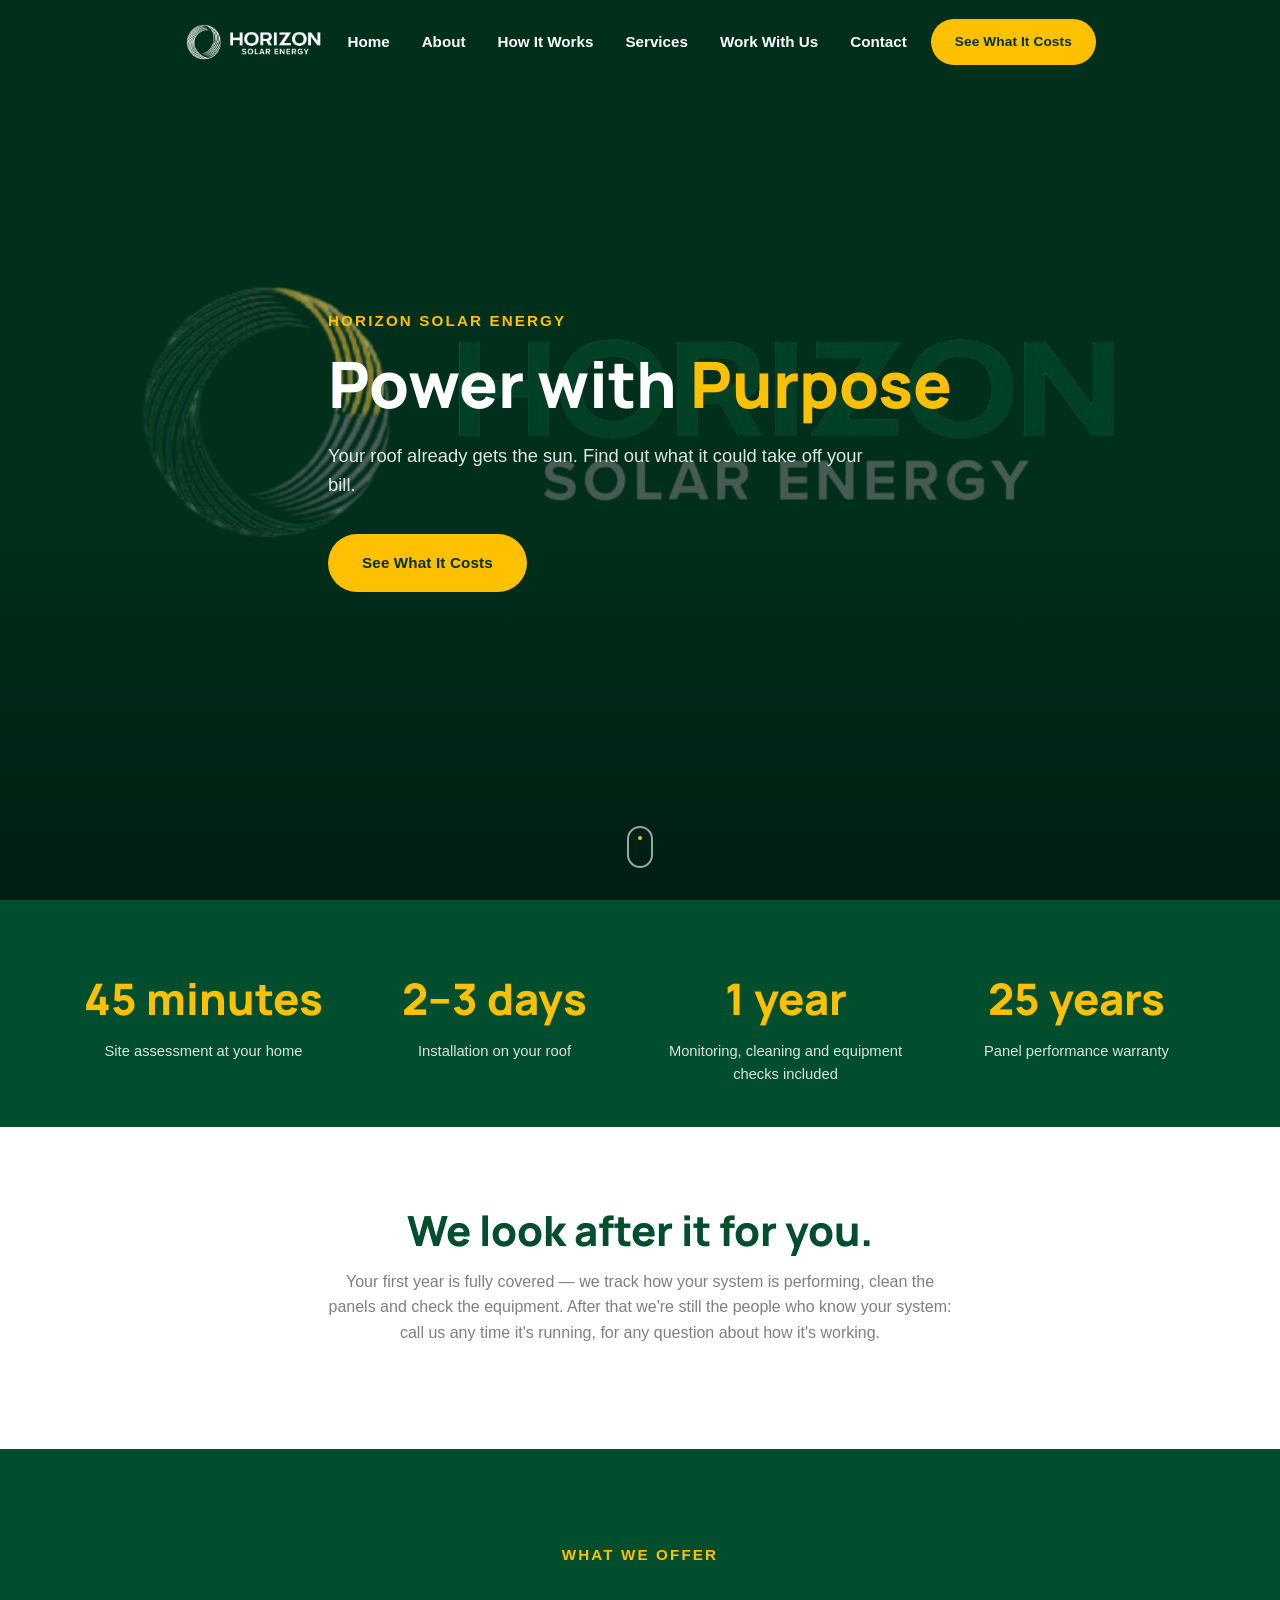
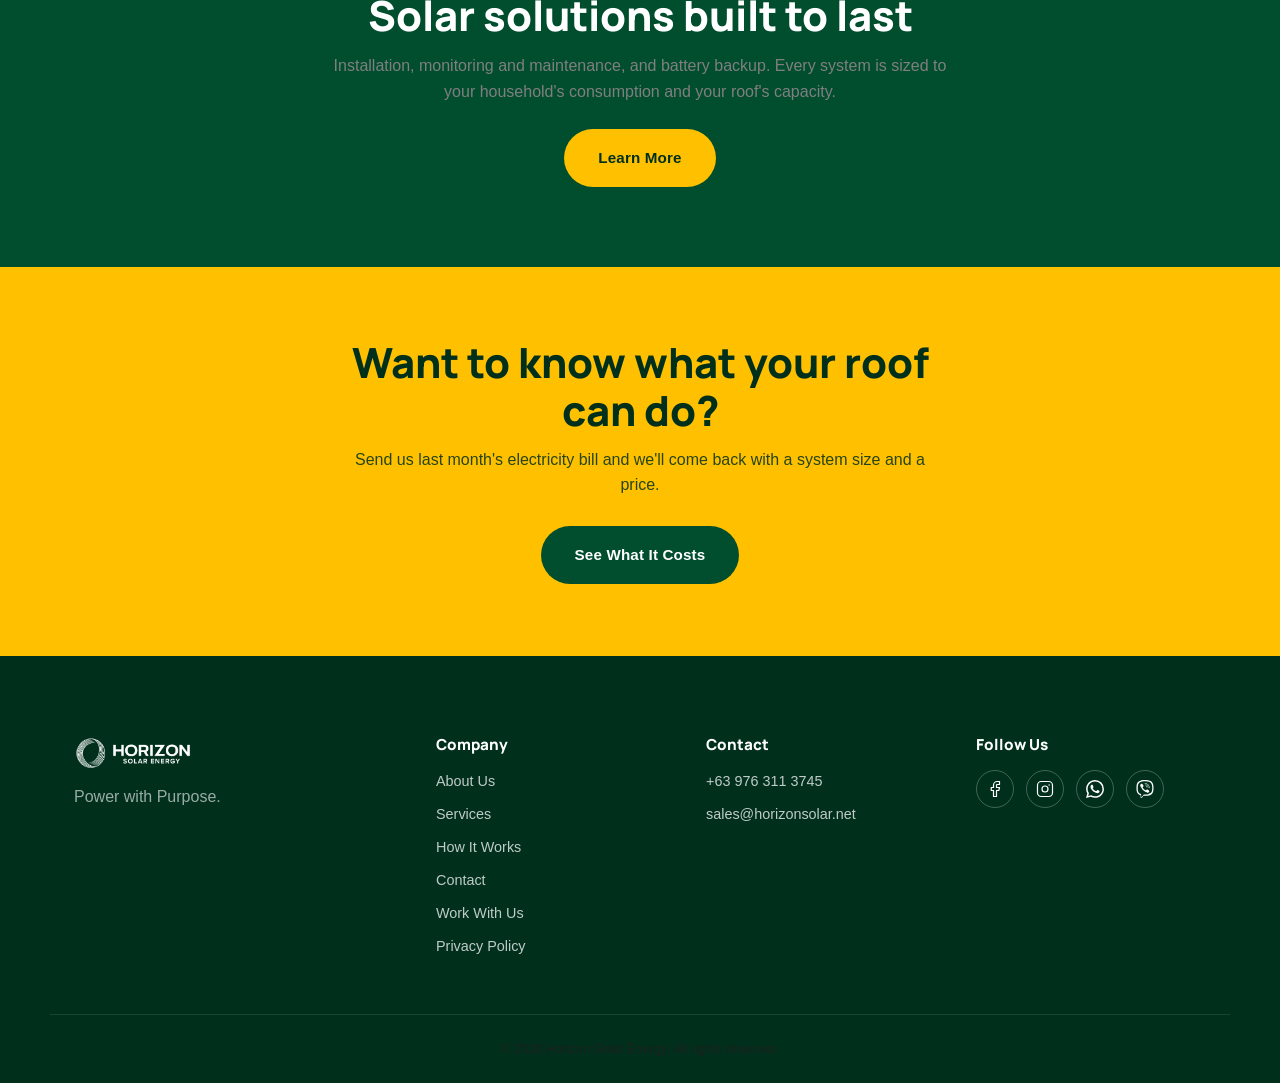
<file: index.html>
<!doctype html>
<html lang="en">
<head>
<meta charset="UTF-8">
<meta name="viewport" content="width=device-width, initial-scale=1.0">
<title>Horizon Solar Energy — Solar Panel Installation in the Philippines</title>
<meta name="description" content="Trusted residential solar panel installation for Filipino homes. Get a free, instant solar savings estimate and start lowering your electric bill today.">
<link rel="canonical" href="https://horizonsolar.net/">
<meta property="og:type" content="website">
<meta property="og:site_name" content="Horizon Solar Energy">
<meta property="og:title" content="Horizon Solar Energy — Solar Panel Installation in the Philippines">
<meta property="og:description" content="Trusted residential solar panel installation for Filipino homes. Get a free, instant solar savings estimate and start lowering your electric bill today.">
<meta property="og:url" content="https://horizonsolar.net/">
<meta property="og:image" content="https://horizonsolar.net/assets/images/horizon-logo.png">
<meta name="twitter:card" content="summary">
<meta name="twitter:title" content="Horizon Solar Energy — Solar Panel Installation in the Philippines">
<meta name="twitter:description" content="Trusted residential solar panel installation for Filipino homes. Get a free, instant solar savings estimate and start lowering your electric bill today.">
<meta name="twitter:image" content="https://horizonsolar.net/assets/images/horizon-logo.png">
<link rel="icon" href="assets/images/horizon-favicon.png">
<link rel="preconnect" href="https://fonts.googleapis.com">
<link rel="preconnect" href="https://fonts.gstatic.com" crossorigin>
<link href="https://fonts.googleapis.com/css2?family=Manrope:wght@300;400;500;700;800&display=swap" rel="stylesheet">
<link href="https://api.fontshare.com/v2/css?f[]=switzer@300,400,500,700,900&display=swap" rel="stylesheet">
<link rel="stylesheet" href="assets/css/styles.css">
<script type="application/ld+json">
{
  "@context": "https://schema.org",
  "@type": "LocalBusiness",
  "name": "Horizon Solar Energy",
  "url": "https://horizonsolar.net/",
  "logo": "https://horizonsolar.net/assets/images/horizon-logo-cropped.png",
  "image": "https://horizonsolar.net/assets/images/horizon-logo.png",
  "telephone": "+63-976-311-3745",
  "email": "sales@horizonsolar.net",
  "description": "Horizon Solar Energy provides trusted, reliable residential solar solutions for Filipino families and communities.",
  "areaServed": {
    "@type": "Country",
    "name": "Philippines"
  },
  "address": {
    "@type": "PostalAddress",
    "addressCountry": "PH"
  },
  "sameAs": [
    "https://www.facebook.com/profile.php?id=61590181635503",
    "https://www.instagram.com/horizonsolare/"
  ]
}
</script>
</head>
<body>

<div class="progress-bar" id="scrollProgress"></div>

<header class="site-header" id="siteHeader">
  <div class="container header-inner">
    <a href="index.html" class="brand">
      <img src="assets/images/horizon-logo-cropped.png" alt="Horizon Solar Energy" class="brand-logo">
    </a>

    <nav class="main-nav" id="mainNav">
      <ul>
        <li><a href="index.html" aria-current="page">Home</a></li>
        <li><a href="about.html">About</a></li>
        <li><a href="faq.html">How It Works</a></li>
        <li><a href="services.html">Services</a></li>
        <li><a href="work-with-us.html">Work With Us</a></li>
        <li><a href="contact.html">Contact</a></li>
      </ul>
    </nav>

    <div class="header-actions">
      <a href="quote.html" class="btn btn-gold btn-sm">See What It Costs</a>
      <button class="nav-toggle" id="navToggle" aria-label="Toggle menu" aria-expanded="false">
        <span></span><span></span><span></span>
      </button>
    </div>
  </div>
</header>

<main>

  <!-- HERO -->
  <section class="hero" id="home">
    <video class="hero-video" autoplay muted loop playsinline poster="assets/images/horizon-logo.png">
      <source src="assets/video/horizon-video.mp4" type="video/mp4">
    </video>
    <div class="hero-overlay"></div>
    <div class="container hero-content">
      <p class="eyebrow reveal">Horizon Solar Energy</p>
      <h1 class="reveal">Power with <span class="text-gold">Purpose</span></h1>
      <p class="hero-sub reveal">Your roof already gets the sun. Find out what it could take off your bill.</p>
      <div class="hero-actions reveal">
        <a href="quote.html" class="btn btn-gold">See What It Costs</a>
      </div>
    </div>
    <a href="#stats" class="scroll-indicator" aria-label="Scroll down">
      <span></span>
    </a>
  </section>

  <!-- STATS -->
  <section class="stats" id="stats">
    <div class="container stats-grid">
      <div class="stat reveal">
        <span class="stat-static">45 minutes</span>
        <span class="stat-label">Site assessment at your home</span>
      </div>
      <div class="stat reveal">
        <span class="stat-static">2–3 days</span>
        <span class="stat-label">Installation on your roof</span>
      </div>
      <div class="stat reveal">
        <span class="stat-static">1 year</span>
        <span class="stat-label">Monitoring, cleaning and equipment checks included</span>
      </div>
      <div class="stat reveal">
        <span class="stat-static">25 years</span>
        <span class="stat-label">Panel performance warranty</span>
      </div>
    </div>
  </section>

  <!-- FIRST-YEAR SERVICE -->
  <section class="teaser">
    <div class="container teaser-inner reveal">
      <div class="teaser-copy">
        <h2>We look after it for you.</h2>
        <p>Your first year is fully covered — we track how your system is performing, clean the panels and check the equipment. After that we're still the people who know your system: call us any time it's running, for any question about how it's working.</p>
      </div>
    </div>
  </section>

  <!-- SERVICES TEASER -->
  <section class="teaser teaser-dark">
    <div class="container teaser-inner reveal">
      <div class="teaser-copy">
        <p class="eyebrow">What We Offer</p>
        <h2>Solar solutions built to last</h2>
        <p>Installation, monitoring and maintenance, and battery backup. Every system is sized to your household's consumption and your roof's capacity.</p>
        <a href="services.html" class="btn btn-gold">Learn More</a>
      </div>
    </div>
  </section>

  <!-- CREDENTIALS & REVIEWS — reserved position; content pending, see PROGRESS.md -->

  <!-- CTA BANNER -->
  <section class="cta-banner">
    <div class="container cta-banner-inner reveal">
      <h2>Want to know what your roof can do?</h2>
      <p>Send us last month's electricity bill and we'll come back with a system size and a price.</p>
      <a href="quote.html" class="btn btn-gold">See What It Costs</a>
    </div>
  </section>

</main>

<!-- FOOTER -->
<footer class="site-footer">
  <div class="container footer-grid">
    <div class="footer-brand">
      <img src="assets/images/horizon-logo-cropped.png" alt="Horizon Solar Energy" class="footer-logo">
      <p>Power with Purpose.</p>
    </div>
    <div class="footer-col">
      <h4>Company</h4>
      <ul>
        <li><a href="about.html">About Us</a></li>
        <li><a href="services.html">Services</a></li>
        <li><a href="faq.html">How It Works</a></li>
        <li><a href="contact.html">Contact</a></li>
        <li><a href="work-with-us.html">Work With Us</a></li>
        <li><a href="privacy.html">Privacy Policy</a></li>
      </ul>
    </div>
    <div class="footer-col">
      <h4>Contact</h4>
      <ul class="footer-contact">
        <li>+63 976 311 3745</li>
        <li>sales@horizonsolar.net</li>
        <!-- <li>Metro Manila, Philippines</li> -->
      </ul>
    </div>
    <div class="footer-col">
      <h4>Follow Us</h4>
      <div class="social-links">
        <a href="https://www.facebook.com/profile.php?id=61590181635503" aria-label="Facebook"><svg viewBox="0 0 24 24" fill="none" stroke="currentColor" stroke-width="1.6" stroke-linecap="round" stroke-linejoin="round" aria-hidden="true"><path d="M18 2h-3a5 5 0 0 0-5 5v3H7v4h3v8h4v-8h3l1-4h-4V7a1 1 0 0 1 1-1h3z"/></svg></a>
        <a href="https://www.instagram.com/horizonsolare/" aria-label="Instagram"><svg viewBox="0 0 24 24" fill="none" stroke="currentColor" stroke-width="1.6" stroke-linecap="round" stroke-linejoin="round" aria-hidden="true"><rect x="2" y="2" width="20" height="20" rx="5"/><circle cx="12" cy="12" r="4"/><circle cx="17.5" cy="6.5" r="1" fill="currentColor" stroke="none"/></svg></a>
        <a href="https://wa.me/639763113745" aria-label="WhatsApp"><svg viewBox="0 0 24 24" fill="currentColor" aria-hidden="true"><path d="M17.472 14.382c-.297-.149-1.758-.867-2.03-.967-.273-.099-.471-.148-.67.15-.197.297-.767.966-.94 1.164-.173.199-.347.223-.644.075-.297-.15-1.255-.463-2.39-1.475-.883-.788-1.48-1.761-1.653-2.059-.173-.297-.018-.458.13-.606.134-.133.298-.347.446-.52.149-.174.198-.298.298-.497.099-.198.05-.371-.025-.52-.075-.149-.669-1.612-.916-2.207-.242-.579-.487-.5-.669-.51-.173-.008-.371-.01-.57-.01-.198 0-.52.074-.792.372-.272.297-1.04 1.016-1.04 2.479 0 1.462 1.065 2.875 1.213 3.074.149.198 2.096 3.2 5.077 4.487.709.306 1.262.489 1.694.625.712.227 1.36.195 1.871.118.571-.085 1.758-.719 2.006-1.413.248-.694.248-1.289.173-1.413-.074-.124-.272-.198-.57-.347m-5.421 7.403h-.004a9.87 9.87 0 01-5.031-1.378l-.361-.214-3.741.982.998-3.648-.235-.374a9.86 9.86 0 01-1.51-5.26c.001-5.45 4.436-9.884 9.888-9.884 2.64 0 5.122 1.03 6.988 2.898a9.825 9.825 0 012.893 6.994c-.003 5.45-4.437 9.884-9.885 9.884m8.413-18.297A11.815 11.815 0 0012.05 0C5.495 0 .16 5.335.157 11.892c0 2.096.547 4.142 1.588 5.945L.057 24l6.305-1.654a11.882 11.882 0 005.683 1.448h.005c6.554 0 11.89-5.335 11.893-11.893a11.821 11.821 0 00-3.48-8.413Z"/></svg></a>
        <a href="viber://chat?number=%2B639763113745" aria-label="Viber"><svg viewBox="0 0 24 24" fill="currentColor" aria-hidden="true"><path d="M11.4 0C9.473.028 5.333.344 3.02 2.467 1.302 4.187.696 6.7.633 9.817.57 12.933.488 18.776 6.12 20.36h.003l-.004 2.416s-.037.977.61 1.177c.777.242 1.234-.5 1.98-1.302.407-.44.972-1.084 1.397-1.58 3.85.326 6.812-.416 7.15-.525.776-.252 5.176-.816 5.892-6.657.74-6.02-.36-9.83-2.34-11.546-.596-.55-3.006-2.3-8.375-2.323 0 0-.395-.025-1.037-.017zm.058 1.693c.545-.004.88.017.88.017 4.542.02 6.717 1.388 7.222 1.846 1.675 1.435 2.53 4.868 1.906 9.897v.002c-.604 4.878-4.174 5.184-4.832 5.395-.28.09-2.882.737-6.153.524 0 0-2.436 2.94-3.197 3.704-.12.12-.26.167-.352.144-.13-.033-.166-.188-.165-.414l.02-4.018c-4.762-1.32-4.485-6.292-4.43-8.895.054-2.604.543-4.738 1.996-6.173 1.96-1.773 5.474-2.018 7.11-2.03zm.38 2.602c-.167 0-.303.135-.304.302 0 .167.133.303.3.305 1.624.01 2.946.537 4.028 1.592 1.073 1.046 1.62 2.468 1.633 4.334.002.167.14.3.307.3.166-.002.3-.138.3-.304-.014-1.984-.618-3.596-1.816-4.764-1.19-1.16-2.692-1.753-4.447-1.765zm-3.96.695c-.19-.032-.4.005-.616.117l-.01.002c-.43.247-.816.562-1.146.932-.002.004-.006.004-.008.008-.267.323-.42.638-.46.948-.008.046-.01.093-.007.14 0 .136.022.27.065.4l.013.01c.135.48.473 1.276 1.205 2.604.42.768.903 1.5 1.446 2.186.27.344.56.673.87.984l.132.132c.31.308.64.6.984.87.686.543 1.418 1.027 2.186 1.447 1.328.733 2.126 1.07 2.604 1.206l.01.014c.13.042.265.064.402.063.046.002.092 0 .138-.008.31-.036.627-.19.948-.46.004 0 .003-.002.008-.005.37-.33.683-.72.93-1.148l.003-.01c.225-.432.15-.842-.18-1.12-.004 0-.698-.58-1.037-.83-.36-.255-.73-.492-1.113-.71-.51-.285-1.032-.106-1.248.174l-.447.564c-.23.283-.657.246-.657.246-3.12-.796-3.955-3.955-3.955-3.955s-.037-.426.248-.656l.563-.448c.277-.215.456-.737.17-1.248-.217-.383-.454-.756-.71-1.115-.25-.34-.826-1.033-.83-1.035-.137-.165-.31-.265-.502-.297zm4.49.88c-.158.002-.29.124-.3.282-.01.167.115.312.282.324 1.16.085 2.017.466 2.645 1.15.63.688.93 1.524.906 2.57-.002.168.13.306.3.31.166.003.305-.13.31-.297.025-1.175-.334-2.193-1.067-2.994-.74-.81-1.777-1.253-3.05-1.346h-.024zm.463 1.63c-.16.002-.29.127-.3.287-.008.167.12.31.288.32.523.028.875.175 1.113.422.24.245.388.62.416 1.164.01.167.15.295.318.287.167-.008.295-.15.287-.317-.03-.644-.215-1.178-.58-1.557-.367-.378-.893-.574-1.52-.607h-.018z"/></svg></a>
        <!-- <a href="#" aria-label="LinkedIn"><svg viewBox="0 0 24 24" fill="none" stroke="currentColor" stroke-width="1.6" stroke-linecap="round" stroke-linejoin="round" aria-hidden="true"><path d="M16 8a6 6 0 0 1 6 6v7h-4v-7a2 2 0 0 0-2-2 2 2 0 0 0-2 2v7h-4v-7a6 6 0 0 1 6-6z"/><rect x="2" y="9" width="4" height="12"/><circle cx="4" cy="4" r="2"/></svg></a> -->
      </div>
    </div>
  </div>
  <div class="container footer-bottom">
    <p>&copy; 2026 Horizon Solar Energy. All rights reserved.</p>
  </div>
</footer>

<script src="assets/js/main.js"></script>
<script src="https://identity.netlify.com/v1/netlify-identity-widget.js"></script>
<script>
  if (window.netlifyIdentity) {
    window.netlifyIdentity.on("init", (user) => {
      if (!user) {
        window.netlifyIdentity.on("login", () => {
          document.location.href = "/admin/";
        });
      }
    });
  }
</script>
</body>
</html>
</file>
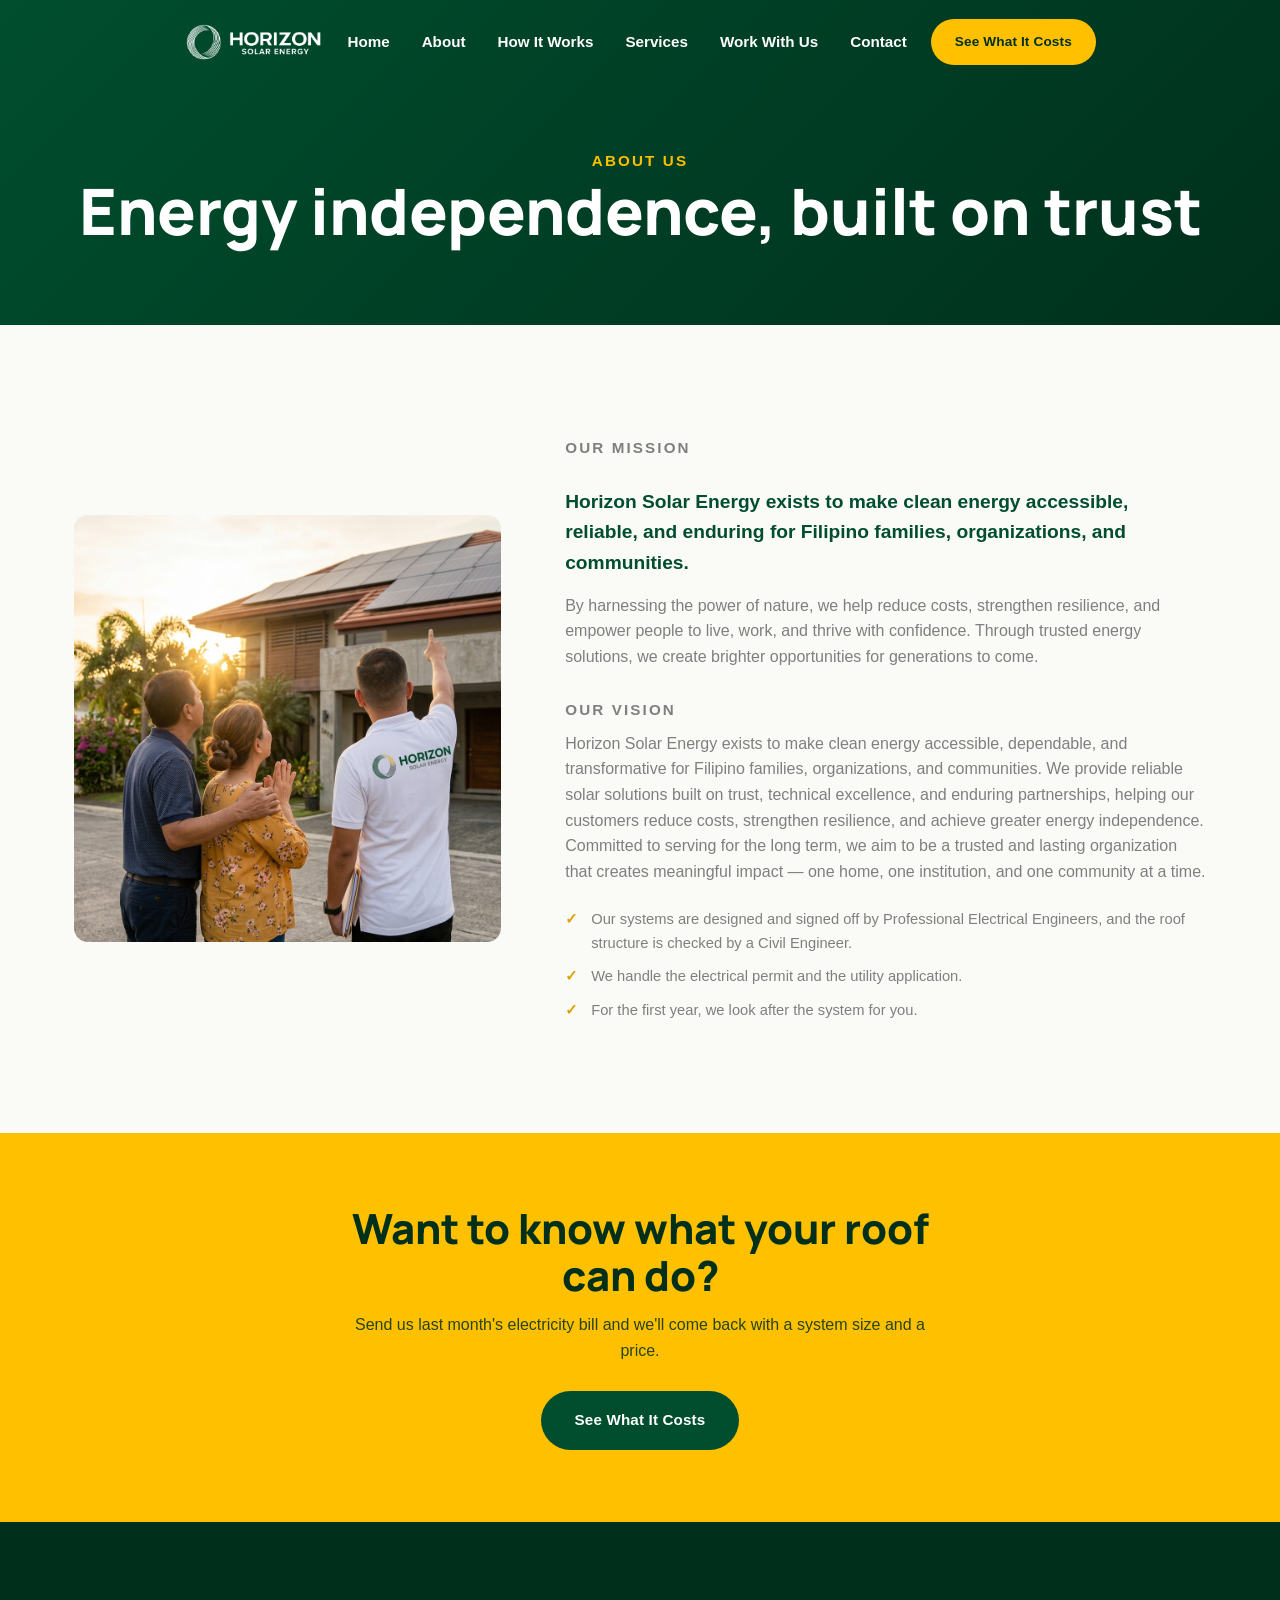
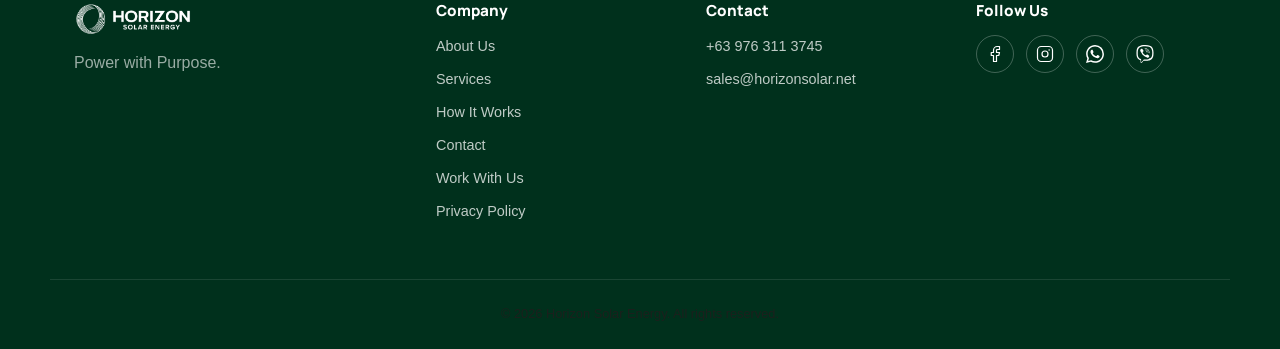
<file: about.html>
<!doctype html>
<html lang="en">
<head>
<meta charset="UTF-8">
<meta name="viewport" content="width=device-width, initial-scale=1.0">
<title>About Us — Horizon Solar Energy | Solar Company in the Philippines</title>
<meta name="description" content="Horizon Solar Energy's mission is to make clean, reliable solar energy accessible and enduring for Filipino families, organizations, and communities.">
<link rel="canonical" href="https://horizonsolar.net/about.html">
<meta property="og:type" content="website">
<meta property="og:site_name" content="Horizon Solar Energy">
<meta property="og:title" content="About Us — Horizon Solar Energy">
<meta property="og:description" content="Horizon Solar Energy's mission is to make clean, reliable solar energy accessible and enduring for Filipino families, organizations, and communities.">
<meta property="og:url" content="https://horizonsolar.net/about.html">
<meta property="og:image" content="https://horizonsolar.net/assets/images/horizon-logo.png">
<meta name="twitter:card" content="summary">
<meta name="twitter:title" content="About Us — Horizon Solar Energy">
<meta name="twitter:description" content="Horizon Solar Energy's mission is to make clean, reliable solar energy accessible and enduring for Filipino families, organizations, and communities.">
<meta name="twitter:image" content="https://horizonsolar.net/assets/images/horizon-logo.png">
<link rel="icon" href="assets/images/horizon-favicon.png">
<link rel="preconnect" href="https://fonts.googleapis.com">
<link rel="preconnect" href="https://fonts.gstatic.com" crossorigin>
<link href="https://fonts.googleapis.com/css2?family=Manrope:wght@300;400;500;700;800&display=swap" rel="stylesheet">
<link href="https://api.fontshare.com/v2/css?f[]=switzer@300,400,500,700,900&display=swap" rel="stylesheet">
<link rel="stylesheet" href="assets/css/styles.css">
<script type="application/ld+json">
{
  "@context": "https://schema.org",
  "@type": "LocalBusiness",
  "name": "Horizon Solar Energy",
  "url": "https://horizonsolar.net/",
  "logo": "https://horizonsolar.net/assets/images/horizon-logo-cropped.png",
  "image": "https://horizonsolar.net/assets/images/horizon-logo.png",
  "telephone": "+63-976-311-3745",
  "email": "sales@horizonsolar.net",
  "description": "Horizon Solar Energy provides trusted, reliable residential solar solutions for Filipino families and communities.",
  "areaServed": {
    "@type": "Country",
    "name": "Philippines"
  },
  "address": {
    "@type": "PostalAddress",
    "addressCountry": "PH"
  },
  "sameAs": [
    "https://www.facebook.com/profile.php?id=61590181635503",
    "https://www.instagram.com/horizonsolare/"
  ]
}
</script>
</head>
<body>

<div class="progress-bar" id="scrollProgress"></div>

<header class="site-header" id="siteHeader">
  <div class="container header-inner">
    <a href="index.html" class="brand">
      <img src="assets/images/horizon-logo-cropped.png" alt="Horizon Solar Energy" class="brand-logo">
    </a>

    <nav class="main-nav" id="mainNav">
      <ul>
        <li><a href="index.html">Home</a></li>
        <li><a href="about.html" aria-current="page">About</a></li>
        <li><a href="faq.html">How It Works</a></li>
        <li><a href="services.html">Services</a></li>
        <li><a href="work-with-us.html">Work With Us</a></li>
        <li><a href="contact.html">Contact</a></li>
      </ul>
    </nav>

    <div class="header-actions">
      <a href="quote.html" class="btn btn-gold btn-sm">See What It Costs</a>
      <button class="nav-toggle" id="navToggle" aria-label="Toggle menu" aria-expanded="false">
        <span></span><span></span><span></span>
      </button>
    </div>
  </div>
</header>

<main>

  <!-- PAGE HEADER -->
  <section class="page-header">
    <div class="container">
      <p class="eyebrow reveal">About Us</p>
      <h1 class="reveal">Energy independence, built on trust</h1>
    </div>
  </section>

  <!-- ABOUT / MISSION -->
  <section class="about" id="about">
    <div class="container about-grid">
      <div class="about-visual reveal">
        <div class="about-visual-frame">
          <img src="assets/images/about-installer-photo.jpg" alt="A Horizon Solar Energy installer showing a homeowner couple their new rooftop solar system" class="about-emblem">
        </div>
      </div>
      <div class="about-copy reveal">
        <p class="eyebrow">Our Mission</p>
        <p class="lead">Horizon Solar Energy exists to make clean energy accessible, reliable, and enduring for Filipino families, organizations, and communities.</p>
        <p>By harnessing the power of nature, we help reduce costs, strengthen resilience, and empower people to live, work, and thrive with confidence. Through trusted energy solutions, we create brighter opportunities for generations to come.</p>
        <div class="about-vision">
          <p class="eyebrow">Our Vision</p>
          <p>Horizon Solar Energy exists to make clean energy accessible, dependable, and transformative for Filipino families, organizations, and communities. We provide reliable solar solutions built on trust, technical excellence, and enduring partnerships, helping our customers reduce costs, strengthen resilience, and achieve greater energy independence. Committed to serving for the long term, we aim to be a trusted and lasting organization that creates meaningful impact — one home, one institution, and one community at a time.</p>
        </div>
        <ul class="about-credentials">
          <li>Our systems are designed and signed off by Professional Electrical Engineers, and the roof structure is checked by a Civil Engineer.</li>
          <li>We handle the electrical permit and the utility application.</li>
          <li>For the first year, we look after the system for you.</li>
        </ul>
      </div>
    </div>
  </section>

  <!-- CTA BANNER -->
  <section class="cta-banner">
    <div class="container cta-banner-inner reveal">
      <h2>Want to know what your roof can do?</h2>
      <p>Send us last month's electricity bill and we'll come back with a system size and a price.</p>
      <a href="quote.html" class="btn btn-gold">See What It Costs</a>
    </div>
  </section>

</main>

<!-- FOOTER -->
<footer class="site-footer">
  <div class="container footer-grid">
    <div class="footer-brand">
      <img src="assets/images/horizon-logo-cropped.png" alt="Horizon Solar Energy" class="footer-logo">
      <p>Power with Purpose.</p>
    </div>
    <div class="footer-col">
      <h4>Company</h4>
      <ul>
        <li><a href="about.html">About Us</a></li>
        <li><a href="services.html">Services</a></li>
        <li><a href="faq.html">How It Works</a></li>
        <li><a href="contact.html">Contact</a></li>
        <li><a href="work-with-us.html">Work With Us</a></li>
        <li><a href="privacy.html">Privacy Policy</a></li>
      </ul>
    </div>
    <div class="footer-col">
      <h4>Contact</h4>
      <ul class="footer-contact">
        <li>+63 976 311 3745</li>
        <li>sales@horizonsolar.net</li>
        <!-- <li>Metro Manila, Philippines</li> -->
      </ul>
    </div>
    <div class="footer-col">
      <h4>Follow Us</h4>
      <div class="social-links">
        <a href="https://www.facebook.com/profile.php?id=61590181635503" aria-label="Facebook"><svg viewBox="0 0 24 24" fill="none" stroke="currentColor" stroke-width="1.6" stroke-linecap="round" stroke-linejoin="round" aria-hidden="true"><path d="M18 2h-3a5 5 0 0 0-5 5v3H7v4h3v8h4v-8h3l1-4h-4V7a1 1 0 0 1 1-1h3z"/></svg></a>
        <a href="https://www.instagram.com/horizonsolare/" aria-label="Instagram"><svg viewBox="0 0 24 24" fill="none" stroke="currentColor" stroke-width="1.6" stroke-linecap="round" stroke-linejoin="round" aria-hidden="true"><rect x="2" y="2" width="20" height="20" rx="5"/><circle cx="12" cy="12" r="4"/><circle cx="17.5" cy="6.5" r="1" fill="currentColor" stroke="none"/></svg></a>
        <a href="https://wa.me/639763113745" aria-label="WhatsApp"><svg viewBox="0 0 24 24" fill="currentColor" aria-hidden="true"><path d="M17.472 14.382c-.297-.149-1.758-.867-2.03-.967-.273-.099-.471-.148-.67.15-.197.297-.767.966-.94 1.164-.173.199-.347.223-.644.075-.297-.15-1.255-.463-2.39-1.475-.883-.788-1.48-1.761-1.653-2.059-.173-.297-.018-.458.13-.606.134-.133.298-.347.446-.52.149-.174.198-.298.298-.497.099-.198.05-.371-.025-.52-.075-.149-.669-1.612-.916-2.207-.242-.579-.487-.5-.669-.51-.173-.008-.371-.01-.57-.01-.198 0-.52.074-.792.372-.272.297-1.04 1.016-1.04 2.479 0 1.462 1.065 2.875 1.213 3.074.149.198 2.096 3.2 5.077 4.487.709.306 1.262.489 1.694.625.712.227 1.36.195 1.871.118.571-.085 1.758-.719 2.006-1.413.248-.694.248-1.289.173-1.413-.074-.124-.272-.198-.57-.347m-5.421 7.403h-.004a9.87 9.87 0 01-5.031-1.378l-.361-.214-3.741.982.998-3.648-.235-.374a9.86 9.86 0 01-1.51-5.26c.001-5.45 4.436-9.884 9.888-9.884 2.64 0 5.122 1.03 6.988 2.898a9.825 9.825 0 012.893 6.994c-.003 5.45-4.437 9.884-9.885 9.884m8.413-18.297A11.815 11.815 0 0012.05 0C5.495 0 .16 5.335.157 11.892c0 2.096.547 4.142 1.588 5.945L.057 24l6.305-1.654a11.882 11.882 0 005.683 1.448h.005c6.554 0 11.89-5.335 11.893-11.893a11.821 11.821 0 00-3.48-8.413Z"/></svg></a>
        <a href="viber://chat?number=%2B639763113745" aria-label="Viber"><svg viewBox="0 0 24 24" fill="currentColor" aria-hidden="true"><path d="M11.4 0C9.473.028 5.333.344 3.02 2.467 1.302 4.187.696 6.7.633 9.817.57 12.933.488 18.776 6.12 20.36h.003l-.004 2.416s-.037.977.61 1.177c.777.242 1.234-.5 1.98-1.302.407-.44.972-1.084 1.397-1.58 3.85.326 6.812-.416 7.15-.525.776-.252 5.176-.816 5.892-6.657.74-6.02-.36-9.83-2.34-11.546-.596-.55-3.006-2.3-8.375-2.323 0 0-.395-.025-1.037-.017zm.058 1.693c.545-.004.88.017.88.017 4.542.02 6.717 1.388 7.222 1.846 1.675 1.435 2.53 4.868 1.906 9.897v.002c-.604 4.878-4.174 5.184-4.832 5.395-.28.09-2.882.737-6.153.524 0 0-2.436 2.94-3.197 3.704-.12.12-.26.167-.352.144-.13-.033-.166-.188-.165-.414l.02-4.018c-4.762-1.32-4.485-6.292-4.43-8.895.054-2.604.543-4.738 1.996-6.173 1.96-1.773 5.474-2.018 7.11-2.03zm.38 2.602c-.167 0-.303.135-.304.302 0 .167.133.303.3.305 1.624.01 2.946.537 4.028 1.592 1.073 1.046 1.62 2.468 1.633 4.334.002.167.14.3.307.3.166-.002.3-.138.3-.304-.014-1.984-.618-3.596-1.816-4.764-1.19-1.16-2.692-1.753-4.447-1.765zm-3.96.695c-.19-.032-.4.005-.616.117l-.01.002c-.43.247-.816.562-1.146.932-.002.004-.006.004-.008.008-.267.323-.42.638-.46.948-.008.046-.01.093-.007.14 0 .136.022.27.065.4l.013.01c.135.48.473 1.276 1.205 2.604.42.768.903 1.5 1.446 2.186.27.344.56.673.87.984l.132.132c.31.308.64.6.984.87.686.543 1.418 1.027 2.186 1.447 1.328.733 2.126 1.07 2.604 1.206l.01.014c.13.042.265.064.402.063.046.002.092 0 .138-.008.31-.036.627-.19.948-.46.004 0 .003-.002.008-.005.37-.33.683-.72.93-1.148l.003-.01c.225-.432.15-.842-.18-1.12-.004 0-.698-.58-1.037-.83-.36-.255-.73-.492-1.113-.71-.51-.285-1.032-.106-1.248.174l-.447.564c-.23.283-.657.246-.657.246-3.12-.796-3.955-3.955-3.955-3.955s-.037-.426.248-.656l.563-.448c.277-.215.456-.737.17-1.248-.217-.383-.454-.756-.71-1.115-.25-.34-.826-1.033-.83-1.035-.137-.165-.31-.265-.502-.297zm4.49.88c-.158.002-.29.124-.3.282-.01.167.115.312.282.324 1.16.085 2.017.466 2.645 1.15.63.688.93 1.524.906 2.57-.002.168.13.306.3.31.166.003.305-.13.31-.297.025-1.175-.334-2.193-1.067-2.994-.74-.81-1.777-1.253-3.05-1.346h-.024zm.463 1.63c-.16.002-.29.127-.3.287-.008.167.12.31.288.32.523.028.875.175 1.113.422.24.245.388.62.416 1.164.01.167.15.295.318.287.167-.008.295-.15.287-.317-.03-.644-.215-1.178-.58-1.557-.367-.378-.893-.574-1.52-.607h-.018z"/></svg></a>
        <!-- <a href="#" aria-label="LinkedIn"><svg viewBox="0 0 24 24" fill="none" stroke="currentColor" stroke-width="1.6" stroke-linecap="round" stroke-linejoin="round" aria-hidden="true"><path d="M16 8a6 6 0 0 1 6 6v7h-4v-7a2 2 0 0 0-2-2 2 2 0 0 0-2 2v7h-4v-7a6 6 0 0 1 6-6z"/><rect x="2" y="9" width="4" height="12"/><circle cx="4" cy="4" r="2"/></svg></a> -->
      </div>
    </div>
  </div>
  <div class="container footer-bottom">
    <p>&copy; 2026 Horizon Solar Energy. All rights reserved.</p>
  </div>
</footer>

<script src="assets/js/main.js"></script>
</body>
</html>
</file>
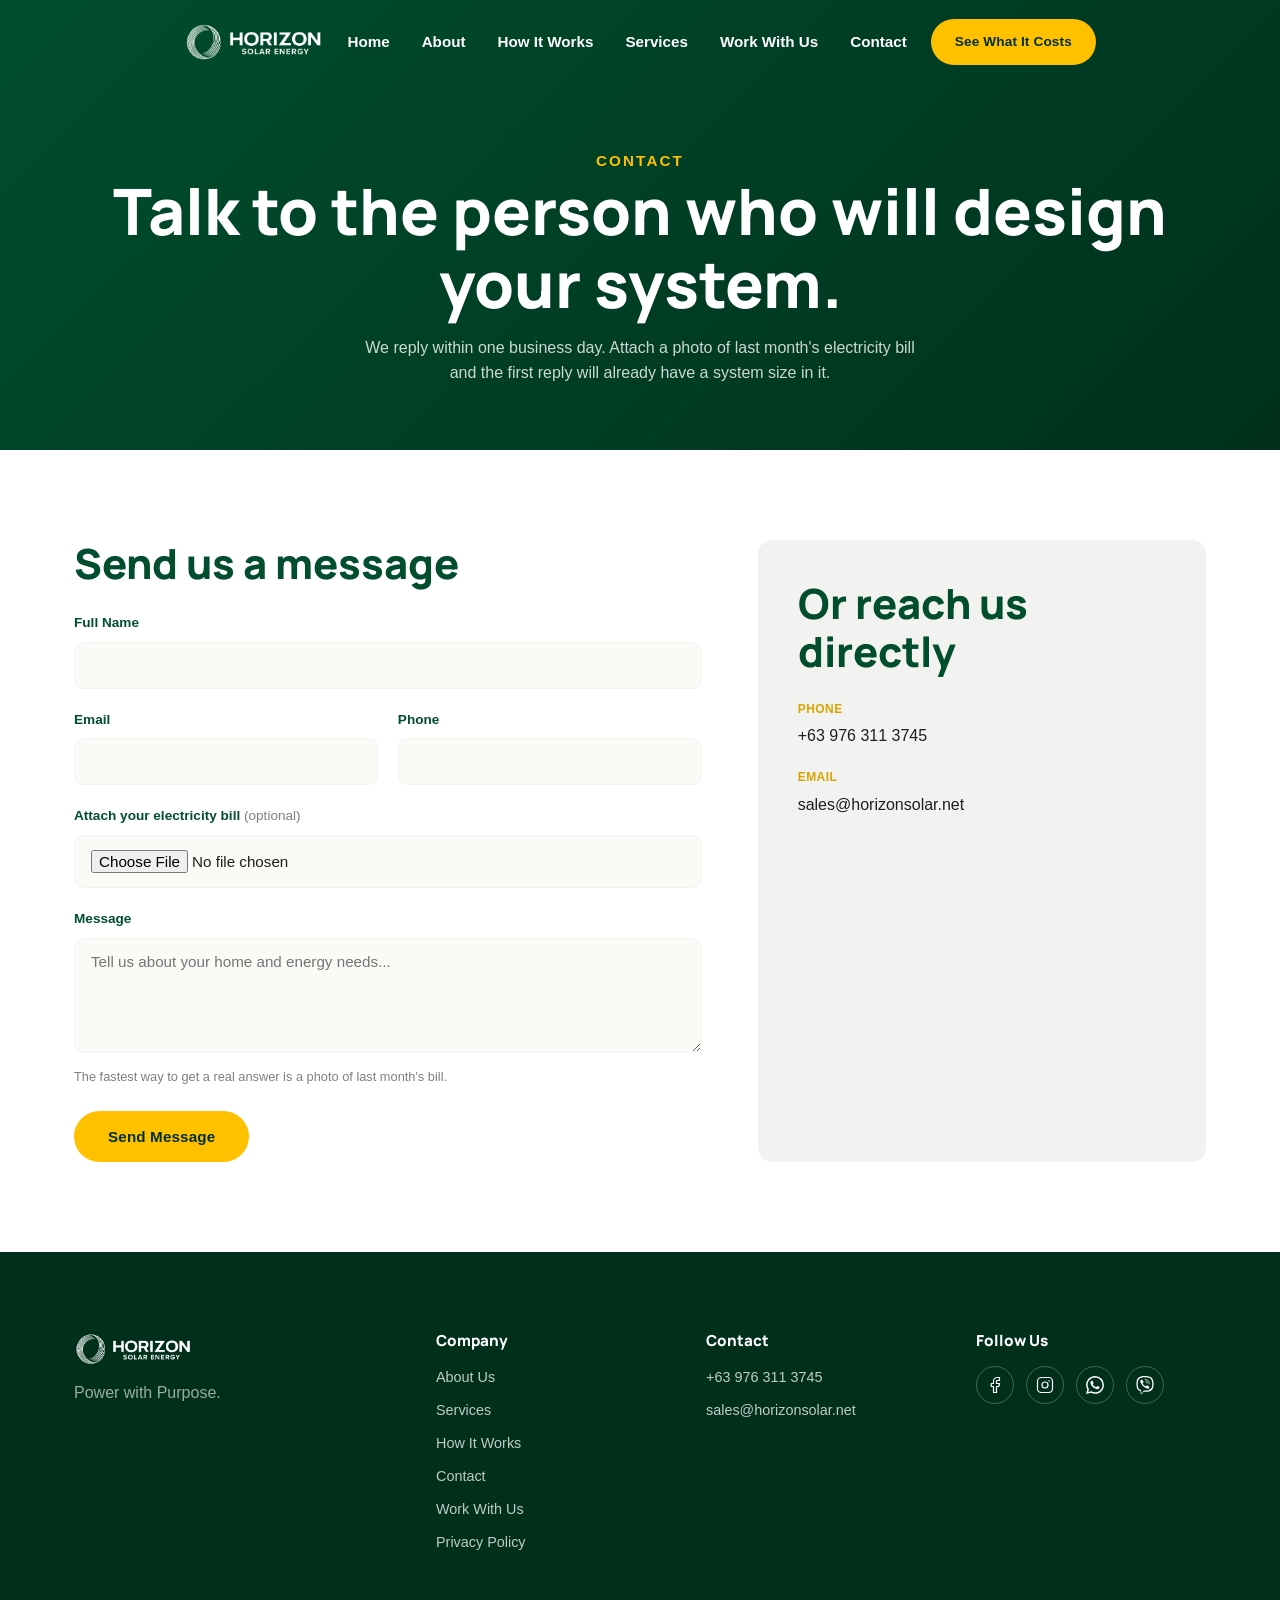
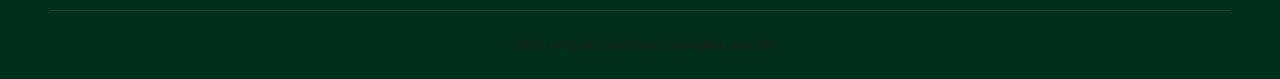
<file: contact.html>
<!doctype html>
<html lang="en">
<head>
<meta charset="UTF-8">
<meta name="viewport" content="width=device-width, initial-scale=1.0">
<title>Contact Us — Horizon Solar Energy | Solar Consultation Philippines</title>
<meta name="description" content="Talk to the person who will design your system. Attach a photo of last month's electricity bill and we'll reply within one business day with a system size.">
<link rel="canonical" href="https://horizonsolar.net/contact.html">
<meta property="og:type" content="website">
<meta property="og:site_name" content="Horizon Solar Energy">
<meta property="og:title" content="Contact Us — Horizon Solar Energy">
<meta property="og:description" content="Talk to the person who will design your system. Attach a photo of last month's electricity bill and we'll reply within one business day with a system size.">
<meta property="og:url" content="https://horizonsolar.net/contact.html">
<meta property="og:image" content="https://horizonsolar.net/assets/images/horizon-logo.png">
<meta name="twitter:card" content="summary">
<meta name="twitter:title" content="Contact Us — Horizon Solar Energy">
<meta name="twitter:description" content="Talk to the person who will design your system. Attach a photo of last month's electricity bill and we'll reply within one business day with a system size.">
<meta name="twitter:image" content="https://horizonsolar.net/assets/images/horizon-logo.png">
<link rel="icon" href="assets/images/horizon-favicon.png">
<link rel="preconnect" href="https://fonts.googleapis.com">
<link rel="preconnect" href="https://fonts.gstatic.com" crossorigin>
<link href="https://fonts.googleapis.com/css2?family=Manrope:wght@300;400;500;700;800&display=swap" rel="stylesheet">
<link href="https://api.fontshare.com/v2/css?f[]=switzer@300,400,500,700,900&display=swap" rel="stylesheet">
<link rel="stylesheet" href="assets/css/styles.css">
<script type="application/ld+json">
{
  "@context": "https://schema.org",
  "@type": "LocalBusiness",
  "name": "Horizon Solar Energy",
  "url": "https://horizonsolar.net/",
  "logo": "https://horizonsolar.net/assets/images/horizon-logo-cropped.png",
  "image": "https://horizonsolar.net/assets/images/horizon-logo.png",
  "telephone": "+63-976-311-3745",
  "email": "sales@horizonsolar.net",
  "description": "Horizon Solar Energy provides trusted, reliable residential solar solutions for Filipino families and communities.",
  "areaServed": {
    "@type": "Country",
    "name": "Philippines"
  },
  "address": {
    "@type": "PostalAddress",
    "addressCountry": "PH"
  },
  "sameAs": [
    "https://www.facebook.com/profile.php?id=61590181635503",
    "https://www.instagram.com/horizonsolare/"
  ]
}
</script>
</head>
<body>

<div class="progress-bar" id="scrollProgress"></div>

<header class="site-header" id="siteHeader">
  <div class="container header-inner">
    <a href="index.html" class="brand">
      <img src="assets/images/horizon-logo-cropped.png" alt="Horizon Solar Energy" class="brand-logo">
    </a>

    <nav class="main-nav" id="mainNav">
      <ul>
        <li><a href="index.html">Home</a></li>
        <li><a href="about.html">About</a></li>
        <li><a href="faq.html">How It Works</a></li>
        <li><a href="services.html">Services</a></li>
        <li><a href="work-with-us.html">Work With Us</a></li>
        <li><a href="contact.html" aria-current="page">Contact</a></li>
      </ul>
    </nav>

    <div class="header-actions">
      <a href="quote.html" class="btn btn-gold btn-sm">See What It Costs</a>
      <button class="nav-toggle" id="navToggle" aria-label="Toggle menu" aria-expanded="false">
        <span></span><span></span><span></span>
      </button>
    </div>
  </div>
</header>

<main>

  <!-- PAGE HEADER -->
  <section class="page-header">
    <div class="container">
      <p class="eyebrow reveal">Contact</p>
      <h1 class="reveal">Talk to the person who will design your system.</h1>
      <p class="reveal">We reply within one business day. Attach a photo of last month's electricity bill and the first reply will already have a system size in it.</p>
    </div>
  </section>

  <!-- CONTACT -->
  <section class="contact-section">
    <div class="container contact-grid">
      <div class="contact-form-wrap reveal">
        <h2>Send us a message</h2>
        <form name="contact" method="POST" data-netlify="true" netlify-honeypot="bot-field" class="contact-form" action="thank-you.html" enctype="multipart/form-data">
          <input type="hidden" name="form-name" value="contact">
          <input type="hidden" name="source" id="sourceInput" value="direct">
          <p class="hp-field"><label>Don't fill this out if you're human: <input name="bot-field"></label></p>

          <div class="form-row">
            <label for="name">Full Name</label>
            <input type="text" id="name" name="name" required>
          </div>
          <div class="form-row form-row-split">
            <div>
              <label for="email">Email</label>
              <input type="email" id="email" name="email" required>
            </div>
            <div>
              <label for="phone">Phone</label>
              <input type="tel" id="phone" name="phone">
            </div>
          </div>
          <div class="form-row">
            <label for="billPhoto">Attach your electricity bill <span class="field-optional">(optional)</span></label>
            <input type="file" id="billPhoto" name="bill-photo" accept="image/*,.pdf">
          </div>
          <div class="form-row">
            <label for="message">Message</label>
            <textarea id="message" name="message" rows="5" required placeholder="Tell us about your home and energy needs..."></textarea>
            <p class="field-hint">The fastest way to get a real answer is a photo of last month's bill.</p>
          </div>
          <button type="submit" class="btn btn-gold">Send Message</button>
        </form>
      </div>

      <div class="contact-info reveal">
        <h2>Or reach us directly</h2>
        <ul class="contact-info-list">
          <li>
            <span class="contact-info-label">Phone</span>
            <span>+63 976 311 3745</span>
          </li>
          <li>
            <span class="contact-info-label">Email</span>
            <span>sales@horizonsolar.net</span>
          </li>
          <!-- <li>
            <span class="contact-info-label">Office</span>
            <span>Metro Manila, Philippines</span>
          </li> -->
        </ul>
      </div>
    </div>
  </section>

</main>

<!-- FOOTER -->
<footer class="site-footer">
  <div class="container footer-grid">
    <div class="footer-brand">
      <img src="assets/images/horizon-logo-cropped.png" alt="Horizon Solar Energy" class="footer-logo">
      <p>Power with Purpose.</p>
    </div>
    <div class="footer-col">
      <h4>Company</h4>
      <ul>
        <li><a href="about.html">About Us</a></li>
        <li><a href="services.html">Services</a></li>
        <li><a href="faq.html">How It Works</a></li>
        <li><a href="contact.html">Contact</a></li>
        <li><a href="work-with-us.html">Work With Us</a></li>
        <li><a href="privacy.html">Privacy Policy</a></li>
      </ul>
    </div>
    <div class="footer-col">
      <h4>Contact</h4>
      <ul class="footer-contact">
        <li>+63 976 311 3745</li>
        <li>sales@horizonsolar.net</li>
        <!-- <li>Metro Manila, Philippines</li> -->
      </ul>
    </div>
    <div class="footer-col">
      <h4>Follow Us</h4>
      <div class="social-links">
        <a href="https://www.facebook.com/profile.php?id=61590181635503" aria-label="Facebook"><svg viewBox="0 0 24 24" fill="none" stroke="currentColor" stroke-width="1.6" stroke-linecap="round" stroke-linejoin="round" aria-hidden="true"><path d="M18 2h-3a5 5 0 0 0-5 5v3H7v4h3v8h4v-8h3l1-4h-4V7a1 1 0 0 1 1-1h3z"/></svg></a>
        <a href="https://www.instagram.com/horizonsolare/" aria-label="Instagram"><svg viewBox="0 0 24 24" fill="none" stroke="currentColor" stroke-width="1.6" stroke-linecap="round" stroke-linejoin="round" aria-hidden="true"><rect x="2" y="2" width="20" height="20" rx="5"/><circle cx="12" cy="12" r="4"/><circle cx="17.5" cy="6.5" r="1" fill="currentColor" stroke="none"/></svg></a>
        <a href="https://wa.me/639763113745" aria-label="WhatsApp"><svg viewBox="0 0 24 24" fill="currentColor" aria-hidden="true"><path d="M17.472 14.382c-.297-.149-1.758-.867-2.03-.967-.273-.099-.471-.148-.67.15-.197.297-.767.966-.94 1.164-.173.199-.347.223-.644.075-.297-.15-1.255-.463-2.39-1.475-.883-.788-1.48-1.761-1.653-2.059-.173-.297-.018-.458.13-.606.134-.133.298-.347.446-.52.149-.174.198-.298.298-.497.099-.198.05-.371-.025-.52-.075-.149-.669-1.612-.916-2.207-.242-.579-.487-.5-.669-.51-.173-.008-.371-.01-.57-.01-.198 0-.52.074-.792.372-.272.297-1.04 1.016-1.04 2.479 0 1.462 1.065 2.875 1.213 3.074.149.198 2.096 3.2 5.077 4.487.709.306 1.262.489 1.694.625.712.227 1.36.195 1.871.118.571-.085 1.758-.719 2.006-1.413.248-.694.248-1.289.173-1.413-.074-.124-.272-.198-.57-.347m-5.421 7.403h-.004a9.87 9.87 0 01-5.031-1.378l-.361-.214-3.741.982.998-3.648-.235-.374a9.86 9.86 0 01-1.51-5.26c.001-5.45 4.436-9.884 9.888-9.884 2.64 0 5.122 1.03 6.988 2.898a9.825 9.825 0 012.893 6.994c-.003 5.45-4.437 9.884-9.885 9.884m8.413-18.297A11.815 11.815 0 0012.05 0C5.495 0 .16 5.335.157 11.892c0 2.096.547 4.142 1.588 5.945L.057 24l6.305-1.654a11.882 11.882 0 005.683 1.448h.005c6.554 0 11.89-5.335 11.893-11.893a11.821 11.821 0 00-3.48-8.413Z"/></svg></a>
        <a href="viber://chat?number=%2B639763113745" aria-label="Viber"><svg viewBox="0 0 24 24" fill="currentColor" aria-hidden="true"><path d="M11.4 0C9.473.028 5.333.344 3.02 2.467 1.302 4.187.696 6.7.633 9.817.57 12.933.488 18.776 6.12 20.36h.003l-.004 2.416s-.037.977.61 1.177c.777.242 1.234-.5 1.98-1.302.407-.44.972-1.084 1.397-1.58 3.85.326 6.812-.416 7.15-.525.776-.252 5.176-.816 5.892-6.657.74-6.02-.36-9.83-2.34-11.546-.596-.55-3.006-2.3-8.375-2.323 0 0-.395-.025-1.037-.017zm.058 1.693c.545-.004.88.017.88.017 4.542.02 6.717 1.388 7.222 1.846 1.675 1.435 2.53 4.868 1.906 9.897v.002c-.604 4.878-4.174 5.184-4.832 5.395-.28.09-2.882.737-6.153.524 0 0-2.436 2.94-3.197 3.704-.12.12-.26.167-.352.144-.13-.033-.166-.188-.165-.414l.02-4.018c-4.762-1.32-4.485-6.292-4.43-8.895.054-2.604.543-4.738 1.996-6.173 1.96-1.773 5.474-2.018 7.11-2.03zm.38 2.602c-.167 0-.303.135-.304.302 0 .167.133.303.3.305 1.624.01 2.946.537 4.028 1.592 1.073 1.046 1.62 2.468 1.633 4.334.002.167.14.3.307.3.166-.002.3-.138.3-.304-.014-1.984-.618-3.596-1.816-4.764-1.19-1.16-2.692-1.753-4.447-1.765zm-3.96.695c-.19-.032-.4.005-.616.117l-.01.002c-.43.247-.816.562-1.146.932-.002.004-.006.004-.008.008-.267.323-.42.638-.46.948-.008.046-.01.093-.007.14 0 .136.022.27.065.4l.013.01c.135.48.473 1.276 1.205 2.604.42.768.903 1.5 1.446 2.186.27.344.56.673.87.984l.132.132c.31.308.64.6.984.87.686.543 1.418 1.027 2.186 1.447 1.328.733 2.126 1.07 2.604 1.206l.01.014c.13.042.265.064.402.063.046.002.092 0 .138-.008.31-.036.627-.19.948-.46.004 0 .003-.002.008-.005.37-.33.683-.72.93-1.148l.003-.01c.225-.432.15-.842-.18-1.12-.004 0-.698-.58-1.037-.83-.36-.255-.73-.492-1.113-.71-.51-.285-1.032-.106-1.248.174l-.447.564c-.23.283-.657.246-.657.246-3.12-.796-3.955-3.955-3.955-3.955s-.037-.426.248-.656l.563-.448c.277-.215.456-.737.17-1.248-.217-.383-.454-.756-.71-1.115-.25-.34-.826-1.033-.83-1.035-.137-.165-.31-.265-.502-.297zm4.49.88c-.158.002-.29.124-.3.282-.01.167.115.312.282.324 1.16.085 2.017.466 2.645 1.15.63.688.93 1.524.906 2.57-.002.168.13.306.3.31.166.003.305-.13.31-.297.025-1.175-.334-2.193-1.067-2.994-.74-.81-1.777-1.253-3.05-1.346h-.024zm.463 1.63c-.16.002-.29.127-.3.287-.008.167.12.31.288.32.523.028.875.175 1.113.422.24.245.388.62.416 1.164.01.167.15.295.318.287.167-.008.295-.15.287-.317-.03-.644-.215-1.178-.58-1.557-.367-.378-.893-.574-1.52-.607h-.018z"/></svg></a>
        <!-- <a href="#" aria-label="LinkedIn"><svg viewBox="0 0 24 24" fill="none" stroke="currentColor" stroke-width="1.6" stroke-linecap="round" stroke-linejoin="round" aria-hidden="true"><path d="M16 8a6 6 0 0 1 6 6v7h-4v-7a2 2 0 0 0-2-2 2 2 0 0 0-2 2v7h-4v-7a6 6 0 0 1 6-6z"/><rect x="2" y="9" width="4" height="12"/><circle cx="4" cy="4" r="2"/></svg></a> -->
      </div>
    </div>
  </div>
  <div class="container footer-bottom">
    <p>&copy; 2026 Horizon Solar Energy. All rights reserved.</p>
  </div>
</footer>

<script src="assets/js/main.js"></script>
<script>
  (() => {
    const params = new URLSearchParams(window.location.search);
    const prefill = params.get('prefill');
    const name = params.get('name');
    const email = params.get('email');
    const phone = params.get('phone');
    const source = params.get('source');

    const messageField = document.getElementById('message');
    const nameField = document.getElementById('name');
    const emailField = document.getElementById('email');
    const phoneField = document.getElementById('phone');
    const sourceField = document.getElementById('sourceInput');

    if (prefill && messageField) messageField.value = prefill;
    if (name && nameField) nameField.value = name;
    if (email && emailField) emailField.value = email;
    if (phone && phoneField) phoneField.value = phone;
    if (prefill && sourceField) sourceField.value = source || 'quote-followup';
  })();
</script>
</body>
</html>
</file>
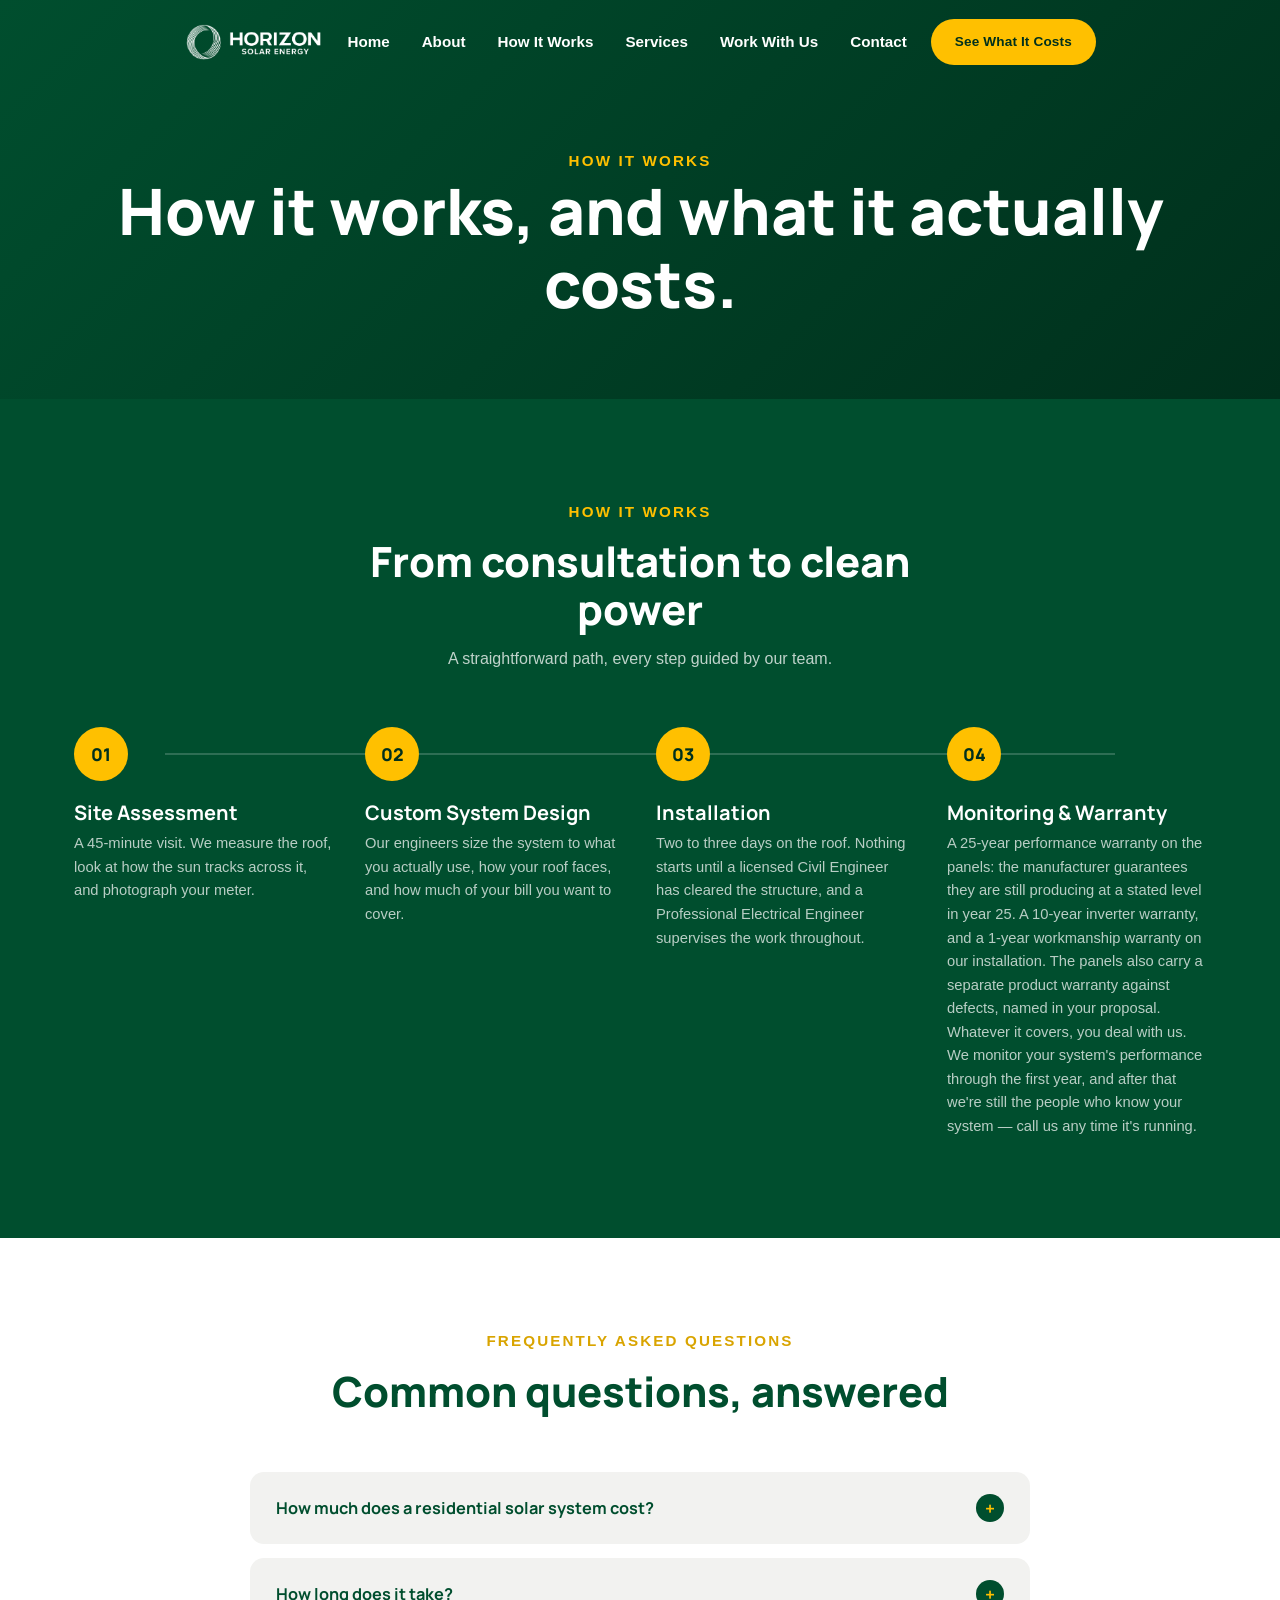
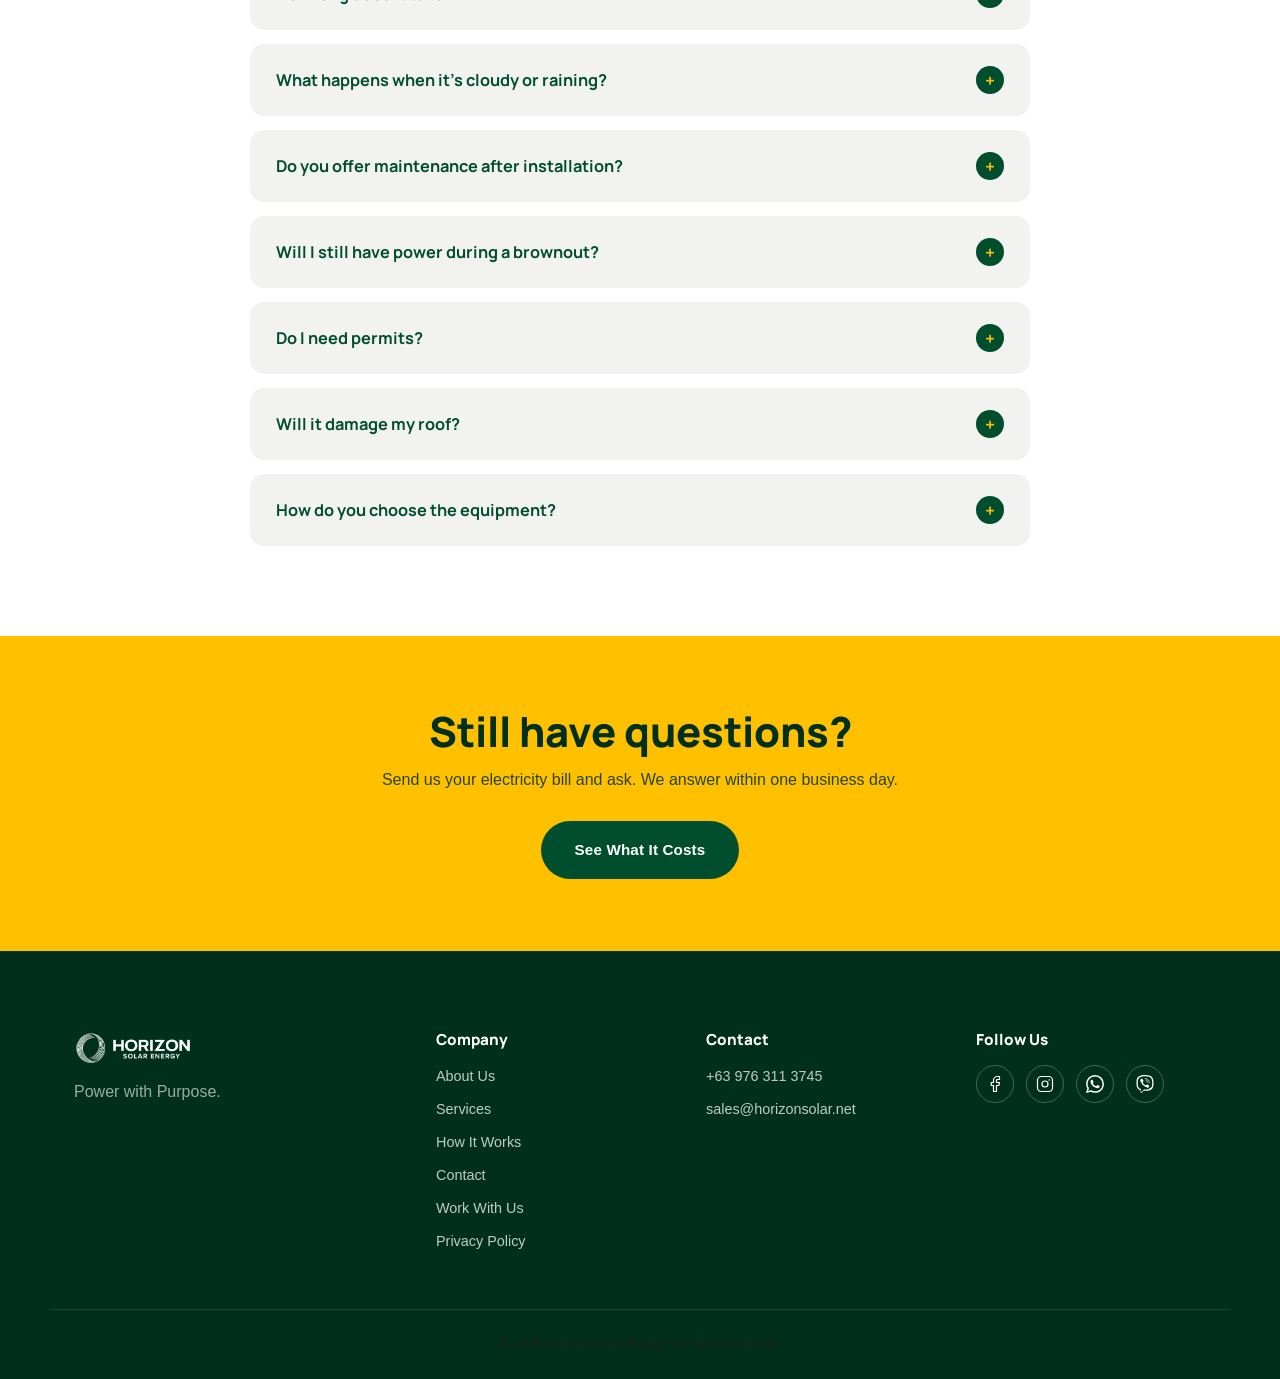
<file: faq.html>
<!doctype html>
<html lang="en">
<head>
<meta charset="UTF-8">
<meta name="viewport" content="width=device-width, initial-scale=1.0">
<title>How Solar Works — Horizon Solar Energy</title>
<meta name="description" content="How Horizon Solar Energy's process works, what a residential system costs, and answers to common questions about going solar in the Philippines.">
<link rel="canonical" href="https://horizonsolar.net/faq.html">
<meta property="og:type" content="website">
<meta property="og:site_name" content="Horizon Solar Energy">
<meta property="og:title" content="How Solar Works — Horizon Solar Energy">
<meta property="og:description" content="How Horizon Solar Energy's process works, what a residential system costs, and answers to common questions about going solar in the Philippines.">
<meta property="og:url" content="https://horizonsolar.net/faq.html">
<meta property="og:image" content="https://horizonsolar.net/assets/images/horizon-logo.png">
<meta name="twitter:card" content="summary">
<meta name="twitter:title" content="How Solar Works — Horizon Solar Energy">
<meta name="twitter:description" content="How Horizon Solar Energy's process works, what a residential system costs, and answers to common questions about going solar in the Philippines.">
<meta name="twitter:image" content="https://horizonsolar.net/assets/images/horizon-logo.png">
<link rel="icon" href="assets/images/horizon-favicon.png">
<link rel="preconnect" href="https://fonts.googleapis.com">
<link rel="preconnect" href="https://fonts.gstatic.com" crossorigin>
<link href="https://fonts.googleapis.com/css2?family=Manrope:wght@300;400;500;700;800&display=swap" rel="stylesheet">
<link href="https://api.fontshare.com/v2/css?f[]=switzer@300,400,500,700,900&display=swap" rel="stylesheet">
<link rel="stylesheet" href="assets/css/styles.css">
<script type="application/ld+json">
{
  "@context": "https://schema.org",
  "@type": "LocalBusiness",
  "name": "Horizon Solar Energy",
  "url": "https://horizonsolar.net/",
  "logo": "https://horizonsolar.net/assets/images/horizon-logo-cropped.png",
  "image": "https://horizonsolar.net/assets/images/horizon-logo.png",
  "telephone": "+63-976-311-3745",
  "email": "sales@horizonsolar.net",
  "description": "Horizon Solar Energy provides trusted, reliable residential solar solutions for Filipino families and communities.",
  "areaServed": {
    "@type": "Country",
    "name": "Philippines"
  },
  "address": {
    "@type": "PostalAddress",
    "addressCountry": "PH"
  },
  "sameAs": [
    "https://www.facebook.com/profile.php?id=61590181635503",
    "https://www.instagram.com/horizonsolare/"
  ]
}
</script>
</head>
<body>

<div class="progress-bar" id="scrollProgress"></div>

<header class="site-header" id="siteHeader">
  <div class="container header-inner">
    <a href="index.html" class="brand">
      <img src="assets/images/horizon-logo-cropped.png" alt="Horizon Solar Energy" class="brand-logo">
    </a>

    <nav class="main-nav" id="mainNav">
      <ul>
        <li><a href="index.html">Home</a></li>
        <li><a href="about.html">About</a></li>
        <li><a href="faq.html" aria-current="page">How It Works</a></li>
        <li><a href="services.html">Services</a></li>
        <li><a href="work-with-us.html">Work With Us</a></li>
        <li><a href="contact.html">Contact</a></li>
      </ul>
    </nav>

    <div class="header-actions">
      <a href="quote.html" class="btn btn-gold btn-sm">See What It Costs</a>
      <button class="nav-toggle" id="navToggle" aria-label="Toggle menu" aria-expanded="false">
        <span></span><span></span><span></span>
      </button>
    </div>
  </div>
</header>

<main>

  <!-- PAGE HEADER -->
  <section class="page-header">
    <div class="container">
      <p class="eyebrow reveal">How It Works</p>
      <h1 class="reveal">How it works, and what it actually costs.</h1>
    </div>
  </section>

  <!-- PROCESS -->
  <section class="process" id="process">
    <div class="container">
      <div class="section-head reveal light">
        <p class="eyebrow">How It Works</p>
        <h2>From consultation to clean power</h2>
        <p class="section-sub">A straightforward path, every step guided by our team.</p>
      </div>
      <div class="timeline">
        <div class="timeline-step reveal">
          <span class="timeline-number">01</span>
          <h3>Site Assessment</h3>
          <p>A 45-minute visit. We measure the roof, look at how the sun tracks across it, and photograph your meter.</p>
        </div>
        <div class="timeline-step reveal">
          <span class="timeline-number">02</span>
          <h3>Custom System Design</h3>
          <p>Our engineers size the system to what you actually use, how your roof faces, and how much of your bill you want to cover.</p>
        </div>
        <div class="timeline-step reveal">
          <span class="timeline-number">03</span>
          <h3>Installation</h3>
          <p>Two to three days on the roof. Nothing starts until a licensed Civil Engineer has cleared the structure, and a Professional Electrical Engineer supervises the work throughout.</p>
        </div>
        <div class="timeline-step reveal">
          <span class="timeline-number">04</span>
          <h3>Monitoring &amp; Warranty</h3>
          <p>A 25-year performance warranty on the panels: the manufacturer guarantees they are still producing at a stated level in year 25. A 10-year inverter warranty, and a 1-year workmanship warranty on our installation. The panels also carry a separate product warranty against defects, named in your proposal. Whatever it covers, you deal with us. We monitor your system's performance through the first year, and after that we're still the people who know your system — call us any time it's running.</p>
        </div>
      </div>
    </div>
  </section>

  <!-- FAQ ACCORDION -->
  <section class="faq">
    <div class="container">
      <div class="section-head reveal">
        <p class="eyebrow">Frequently Asked Questions</p>
        <h2>Common questions, answered</h2>
      </div>
      <div class="accordion" id="faqAccordion">
        <div class="accordion-item reveal">
          <button class="accordion-trigger" aria-expanded="false">
            <span>How much does a residential solar system cost?</span>
            <span class="accordion-icon">+</span>
          </button>
          <div class="accordion-panel">
            <p>There isn't one price. Two homes with the same electricity bill can need very different systems — roof structure, shading, and how much of your usage you want to cover all change it.</p>
            <p>What we can be exact about is what a quote includes: panels, inverter, mounting, wiring, the electrical permit and the utility application. Roof reinforcement, long cable runs or second-storey access can add to that, and we'll tell you before you decide if any apply to your home. Battery backup is a separate system, quoted on its own.</p>
            <p>For a figure based on your own bill, use our estimator.</p>
          </div>
        </div>
        <div class="accordion-item reveal">
          <button class="accordion-trigger" aria-expanded="false">
            <span>How long does it take?</span>
            <span class="accordion-icon">+</span>
          </button>
          <div class="accordion-panel">
            <p>Installation takes 2–3 days, once approvals are in place and the roof is ready for mounting.</p>
            <p>The overall timeline depends on your location. Some local governments and subdivisions require permits or homeowners' association approval; others do not. We confirm the requirements during the site assessment and process them on your behalf.</p>
          </div>
        </div>
        <div class="accordion-item reveal">
          <button class="accordion-trigger" aria-expanded="false">
            <span>What happens when it's cloudy or raining?</span>
            <span class="accordion-icon">+</span>
          </button>
          <div class="accordion-panel">
            <p>Panels run on daylight, not direct sun, so they keep generating through cloud and rain — just less. Heavy overcast gives roughly 10–25% of full output; light cloud is nearer 50–70%. We size systems around a full year of real weather rather than a run of clear days, so a wet week doesn't put you behind the estimate — you simply draw a little more from the grid that month.</p>
          </div>
        </div>
        <div class="accordion-item reveal">
          <button class="accordion-trigger" aria-expanded="false">
            <span>Do you offer maintenance after installation?</span>
            <span class="accordion-icon">+</span>
          </button>
          <div class="accordion-panel">
            <p>Yes. Your first year is fully covered — we track how your system is performing, clean the panels and check the equipment. After that we're still the people who know your system: call us any time it's running, for any question about how it's working.</p>
          </div>
        </div>
        <div class="accordion-item reveal">
          <button class="accordion-trigger" aria-expanded="false">
            <span>Will I still have power during a brownout?</span>
            <span class="accordion-icon">+</span>
          </button>
          <div class="accordion-panel">
            <p>Solar panels on their own will not power your home during an outage. A battery will.</p>
            <p>When the power goes out, any system connected to your electricity supply switches off automatically; it's a safety rule, so your roof isn't feeding a line someone may be working on. Add a battery and you keep power — and you decide how much it covers, from the essentials to the whole house.</p>
          </div>
        </div>
        <div class="accordion-item reveal">
          <button class="accordion-trigger" aria-expanded="false">
            <span>Do I need permits?</span>
            <span class="accordion-icon">+</span>
          </button>
          <div class="accordion-panel">
            <p>It depends on where you are. A Department of Energy circular issued in August 2026 (DC2026-08-0017) bars distribution utilities from requiring pre-installation clearances, technical permits or inspection fees for systems that don't export to the grid. Local governments set their own requirements separately, and some still require an electrical permit either way. We confirm what applies to your address during the site assessment and handle it from there.</p>
          </div>
        </div>
        <div class="accordion-item reveal">
          <button class="accordion-trigger" aria-expanded="false">
            <span>Will it damage my roof?</span>
            <span class="accordion-icon">+</span>
          </button>
          <div class="accordion-panel">
            <p>A licensed Civil Engineer checks your roof structure before we start, and how we mount depends on the roof you have. If it needs reinforcing, we tell you at the assessment.</p>
          </div>
        </div>
        <div class="accordion-item reveal">
          <button class="accordion-trigger" aria-expanded="false">
            <span>How do you choose the equipment?</span>
            <span class="accordion-icon">+</span>
          </button>
          <div class="accordion-panel">
            <p>We specify panels and inverters with a long international track record that also hold up in Philippine conditions — sustained heat, humidity and typhoon-season wind are harder on equipment than most of the climates it's designed for. The warranty is ours to honour.</p>
          </div>
        </div>
      </div>
    </div>
  </section>

  <!-- CTA BANNER -->
  <section class="cta-banner">
    <div class="container cta-banner-inner reveal">
      <h2>Still have questions?</h2>
      <p>Send us your electricity bill and ask. We answer within one business day.</p>
      <a href="quote.html" class="btn btn-gold">See What It Costs</a>
    </div>
  </section>

</main>

<!-- FOOTER -->
<footer class="site-footer">
  <div class="container footer-grid">
    <div class="footer-brand">
      <img src="assets/images/horizon-logo-cropped.png" alt="Horizon Solar Energy" class="footer-logo">
      <p>Power with Purpose.</p>
    </div>
    <div class="footer-col">
      <h4>Company</h4>
      <ul>
        <li><a href="about.html">About Us</a></li>
        <li><a href="services.html">Services</a></li>
        <li><a href="faq.html">How It Works</a></li>
        <li><a href="contact.html">Contact</a></li>
        <li><a href="work-with-us.html">Work With Us</a></li>
        <li><a href="privacy.html">Privacy Policy</a></li>
      </ul>
    </div>
    <div class="footer-col">
      <h4>Contact</h4>
      <ul class="footer-contact">
        <li>+63 976 311 3745</li>
        <li>sales@horizonsolar.net</li>
        <!-- <li>Metro Manila, Philippines</li> -->
      </ul>
    </div>
    <div class="footer-col">
      <h4>Follow Us</h4>
      <div class="social-links">
        <a href="https://www.facebook.com/profile.php?id=61590181635503" aria-label="Facebook"><svg viewBox="0 0 24 24" fill="none" stroke="currentColor" stroke-width="1.6" stroke-linecap="round" stroke-linejoin="round" aria-hidden="true"><path d="M18 2h-3a5 5 0 0 0-5 5v3H7v4h3v8h4v-8h3l1-4h-4V7a1 1 0 0 1 1-1h3z"/></svg></a>
        <a href="https://www.instagram.com/horizonsolare/" aria-label="Instagram"><svg viewBox="0 0 24 24" fill="none" stroke="currentColor" stroke-width="1.6" stroke-linecap="round" stroke-linejoin="round" aria-hidden="true"><rect x="2" y="2" width="20" height="20" rx="5"/><circle cx="12" cy="12" r="4"/><circle cx="17.5" cy="6.5" r="1" fill="currentColor" stroke="none"/></svg></a>
        <a href="https://wa.me/639763113745" aria-label="WhatsApp"><svg viewBox="0 0 24 24" fill="currentColor" aria-hidden="true"><path d="M17.472 14.382c-.297-.149-1.758-.867-2.03-.967-.273-.099-.471-.148-.67.15-.197.297-.767.966-.94 1.164-.173.199-.347.223-.644.075-.297-.15-1.255-.463-2.39-1.475-.883-.788-1.48-1.761-1.653-2.059-.173-.297-.018-.458.13-.606.134-.133.298-.347.446-.52.149-.174.198-.298.298-.497.099-.198.05-.371-.025-.52-.075-.149-.669-1.612-.916-2.207-.242-.579-.487-.5-.669-.51-.173-.008-.371-.01-.57-.01-.198 0-.52.074-.792.372-.272.297-1.04 1.016-1.04 2.479 0 1.462 1.065 2.875 1.213 3.074.149.198 2.096 3.2 5.077 4.487.709.306 1.262.489 1.694.625.712.227 1.36.195 1.871.118.571-.085 1.758-.719 2.006-1.413.248-.694.248-1.289.173-1.413-.074-.124-.272-.198-.57-.347m-5.421 7.403h-.004a9.87 9.87 0 01-5.031-1.378l-.361-.214-3.741.982.998-3.648-.235-.374a9.86 9.86 0 01-1.51-5.26c.001-5.45 4.436-9.884 9.888-9.884 2.64 0 5.122 1.03 6.988 2.898a9.825 9.825 0 012.893 6.994c-.003 5.45-4.437 9.884-9.885 9.884m8.413-18.297A11.815 11.815 0 0012.05 0C5.495 0 .16 5.335.157 11.892c0 2.096.547 4.142 1.588 5.945L.057 24l6.305-1.654a11.882 11.882 0 005.683 1.448h.005c6.554 0 11.89-5.335 11.893-11.893a11.821 11.821 0 00-3.48-8.413Z"/></svg></a>
        <a href="viber://chat?number=%2B639763113745" aria-label="Viber"><svg viewBox="0 0 24 24" fill="currentColor" aria-hidden="true"><path d="M11.4 0C9.473.028 5.333.344 3.02 2.467 1.302 4.187.696 6.7.633 9.817.57 12.933.488 18.776 6.12 20.36h.003l-.004 2.416s-.037.977.61 1.177c.777.242 1.234-.5 1.98-1.302.407-.44.972-1.084 1.397-1.58 3.85.326 6.812-.416 7.15-.525.776-.252 5.176-.816 5.892-6.657.74-6.02-.36-9.83-2.34-11.546-.596-.55-3.006-2.3-8.375-2.323 0 0-.395-.025-1.037-.017zm.058 1.693c.545-.004.88.017.88.017 4.542.02 6.717 1.388 7.222 1.846 1.675 1.435 2.53 4.868 1.906 9.897v.002c-.604 4.878-4.174 5.184-4.832 5.395-.28.09-2.882.737-6.153.524 0 0-2.436 2.94-3.197 3.704-.12.12-.26.167-.352.144-.13-.033-.166-.188-.165-.414l.02-4.018c-4.762-1.32-4.485-6.292-4.43-8.895.054-2.604.543-4.738 1.996-6.173 1.96-1.773 5.474-2.018 7.11-2.03zm.38 2.602c-.167 0-.303.135-.304.302 0 .167.133.303.3.305 1.624.01 2.946.537 4.028 1.592 1.073 1.046 1.62 2.468 1.633 4.334.002.167.14.3.307.3.166-.002.3-.138.3-.304-.014-1.984-.618-3.596-1.816-4.764-1.19-1.16-2.692-1.753-4.447-1.765zm-3.96.695c-.19-.032-.4.005-.616.117l-.01.002c-.43.247-.816.562-1.146.932-.002.004-.006.004-.008.008-.267.323-.42.638-.46.948-.008.046-.01.093-.007.14 0 .136.022.27.065.4l.013.01c.135.48.473 1.276 1.205 2.604.42.768.903 1.5 1.446 2.186.27.344.56.673.87.984l.132.132c.31.308.64.6.984.87.686.543 1.418 1.027 2.186 1.447 1.328.733 2.126 1.07 2.604 1.206l.01.014c.13.042.265.064.402.063.046.002.092 0 .138-.008.31-.036.627-.19.948-.46.004 0 .003-.002.008-.005.37-.33.683-.72.93-1.148l.003-.01c.225-.432.15-.842-.18-1.12-.004 0-.698-.58-1.037-.83-.36-.255-.73-.492-1.113-.71-.51-.285-1.032-.106-1.248.174l-.447.564c-.23.283-.657.246-.657.246-3.12-.796-3.955-3.955-3.955-3.955s-.037-.426.248-.656l.563-.448c.277-.215.456-.737.17-1.248-.217-.383-.454-.756-.71-1.115-.25-.34-.826-1.033-.83-1.035-.137-.165-.31-.265-.502-.297zm4.49.88c-.158.002-.29.124-.3.282-.01.167.115.312.282.324 1.16.085 2.017.466 2.645 1.15.63.688.93 1.524.906 2.57-.002.168.13.306.3.31.166.003.305-.13.31-.297.025-1.175-.334-2.193-1.067-2.994-.74-.81-1.777-1.253-3.05-1.346h-.024zm.463 1.63c-.16.002-.29.127-.3.287-.008.167.12.31.288.32.523.028.875.175 1.113.422.24.245.388.62.416 1.164.01.167.15.295.318.287.167-.008.295-.15.287-.317-.03-.644-.215-1.178-.58-1.557-.367-.378-.893-.574-1.52-.607h-.018z"/></svg></a>
        <!-- <a href="#" aria-label="LinkedIn"><svg viewBox="0 0 24 24" fill="none" stroke="currentColor" stroke-width="1.6" stroke-linecap="round" stroke-linejoin="round" aria-hidden="true"><path d="M16 8a6 6 0 0 1 6 6v7h-4v-7a2 2 0 0 0-2-2 2 2 0 0 0-2 2v7h-4v-7a6 6 0 0 1 6-6z"/><rect x="2" y="9" width="4" height="12"/><circle cx="4" cy="4" r="2"/></svg></a> -->
      </div>
    </div>
  </div>
  <div class="container footer-bottom">
    <p>&copy; 2026 Horizon Solar Energy. All rights reserved.</p>
  </div>
</footer>

<script src="assets/js/main.js"></script>
</body>
</html>
</file>
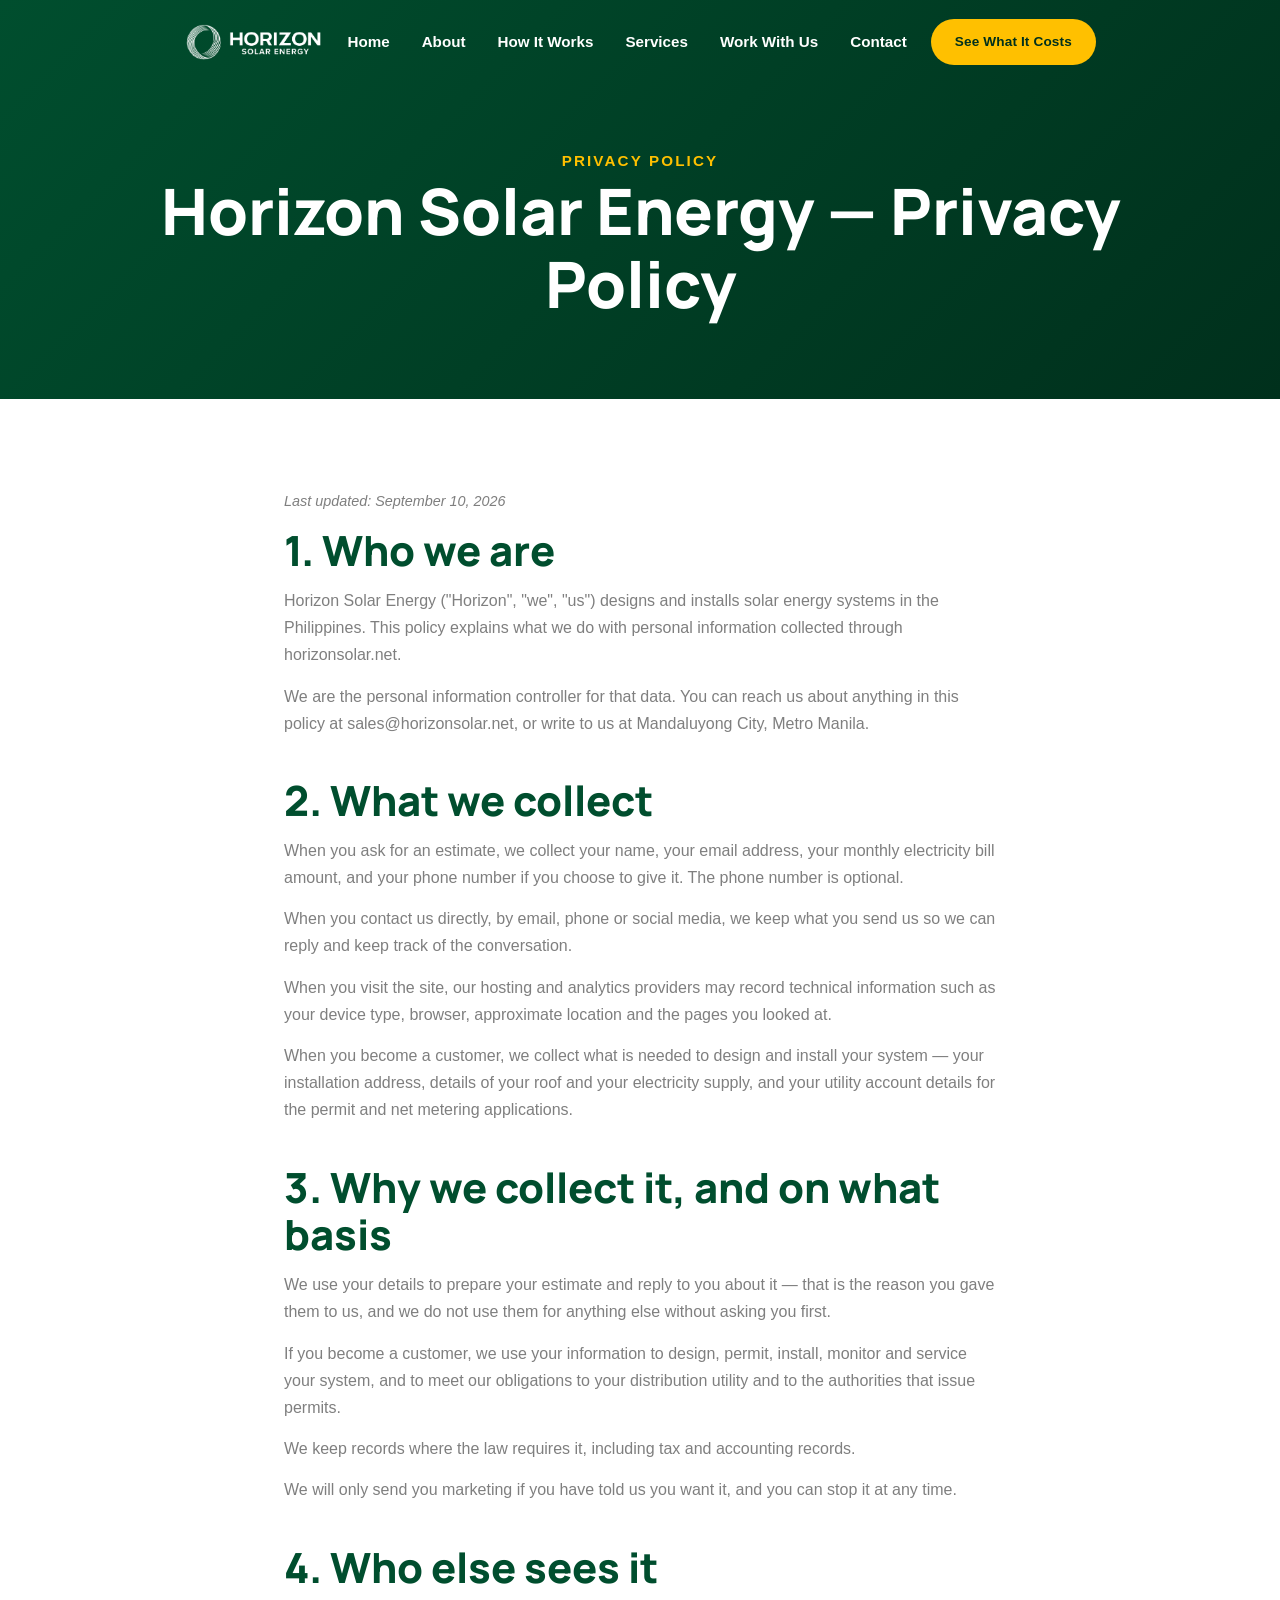
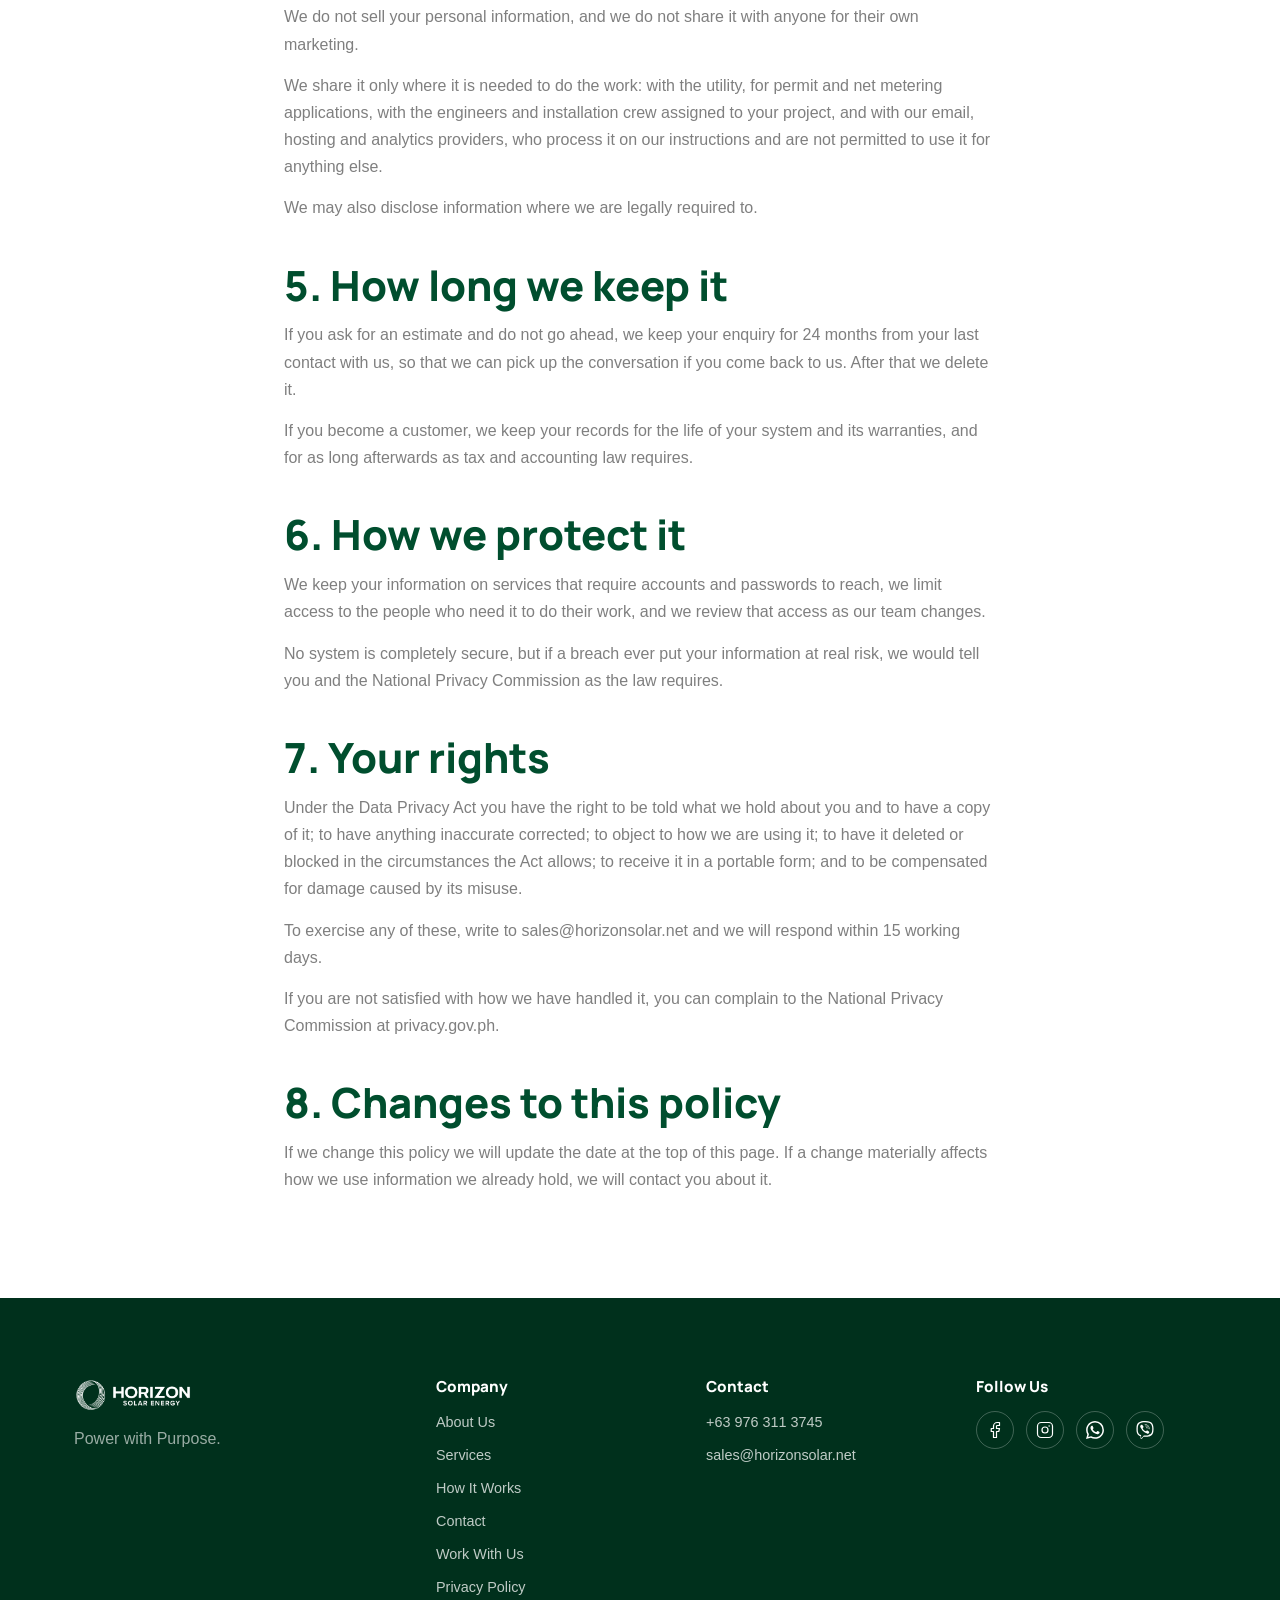
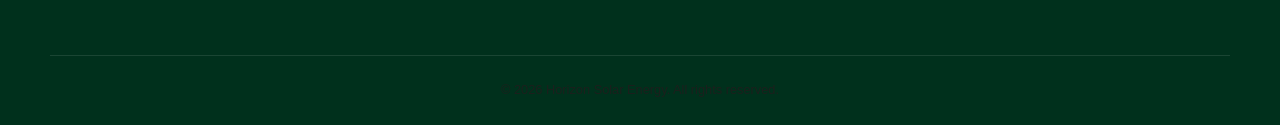
<file: privacy.html>
<!doctype html>
<html lang="en">
<head>
<meta charset="UTF-8">
<meta name="viewport" content="width=device-width, initial-scale=1.0">
<title>Privacy Policy — Horizon Solar Energy</title>
<meta name="robots" content="noindex, follow">
<link rel="icon" href="assets/images/horizon-favicon.png">
<link rel="preconnect" href="https://fonts.googleapis.com">
<link rel="preconnect" href="https://fonts.gstatic.com" crossorigin>
<link href="https://fonts.googleapis.com/css2?family=Manrope:wght@300;400;500;700;800&display=swap" rel="stylesheet">
<link href="https://api.fontshare.com/v2/css?f[]=switzer@300,400,500,700,900&display=swap" rel="stylesheet">
<link rel="stylesheet" href="assets/css/styles.css">
</head>
<body>

<div class="progress-bar" id="scrollProgress"></div>

<header class="site-header" id="siteHeader">
  <div class="container header-inner">
    <a href="index.html" class="brand">
      <img src="assets/images/horizon-logo-cropped.png" alt="Horizon Solar Energy" class="brand-logo">
    </a>

    <nav class="main-nav" id="mainNav">
      <ul>
        <li><a href="index.html">Home</a></li>
        <li><a href="about.html">About</a></li>
        <li><a href="faq.html">How It Works</a></li>
        <li><a href="services.html">Services</a></li>
        <li><a href="work-with-us.html">Work With Us</a></li>
        <li><a href="contact.html">Contact</a></li>
      </ul>
    </nav>

    <div class="header-actions">
      <a href="quote.html" class="btn btn-gold btn-sm">See What It Costs</a>
      <button class="nav-toggle" id="navToggle" aria-label="Toggle menu" aria-expanded="false">
        <span></span><span></span><span></span>
      </button>
    </div>
  </div>
</header>

<main>

  <!-- PAGE HEADER -->
  <section class="page-header">
    <div class="container">
      <p class="eyebrow reveal">Privacy Policy</p>
      <h1 class="reveal">Horizon Solar Energy — Privacy Policy</h1>
    </div>
  </section>

  <!-- PRIVACY CONTENT -->
  <section class="privacy-section">
    <div class="container privacy-content reveal">
      <p class="privacy-updated"><em>Last updated: September 10, 2026</em></p>

      <h2>1. Who we are</h2>
      <p>Horizon Solar Energy ("Horizon", "we", "us") designs and installs solar energy systems in the Philippines. This policy explains what we do with personal information collected through horizonsolar.net.</p>
      <p>We are the personal information controller for that data. You can reach us about anything in this policy at sales@horizonsolar.net, or write to us at Mandaluyong City, Metro Manila.</p>

      <h2>2. What we collect</h2>
      <p>When you ask for an estimate, we collect your name, your email address, your monthly electricity bill amount, and your phone number if you choose to give it. The phone number is optional.</p>
      <p>When you contact us directly, by email, phone or social media, we keep what you send us so we can reply and keep track of the conversation.</p>
      <p>When you visit the site, our hosting and analytics providers may record technical information such as your device type, browser, approximate location and the pages you looked at.</p>
      <p>When you become a customer, we collect what is needed to design and install your system — your installation address, details of your roof and your electricity supply, and your utility account details for the permit and net metering applications.</p>

      <h2>3. Why we collect it, and on what basis</h2>
      <p>We use your details to prepare your estimate and reply to you about it — that is the reason you gave them to us, and we do not use them for anything else without asking you first.</p>
      <p>If you become a customer, we use your information to design, permit, install, monitor and service your system, and to meet our obligations to your distribution utility and to the authorities that issue permits.</p>
      <p>We keep records where the law requires it, including tax and accounting records.</p>
      <p>We will only send you marketing if you have told us you want it, and you can stop it at any time.</p>

      <h2>4. Who else sees it</h2>
      <p>We do not sell your personal information, and we do not share it with anyone for their own marketing.</p>
      <p>We share it only where it is needed to do the work: with the utility, for permit and net metering applications, with the engineers and installation crew assigned to your project, and with our email, hosting and analytics providers, who process it on our instructions and are not permitted to use it for anything else.</p>
      <p>We may also disclose information where we are legally required to.</p>

      <h2>5. How long we keep it</h2>
      <p>If you ask for an estimate and do not go ahead, we keep your enquiry for 24 months from your last contact with us, so that we can pick up the conversation if you come back to us. After that we delete it.</p>
      <p>If you become a customer, we keep your records for the life of your system and its warranties, and for as long afterwards as tax and accounting law requires.</p>

      <h2>6. How we protect it</h2>
      <p>We keep your information on services that require accounts and passwords to reach, we limit access to the people who need it to do their work, and we review that access as our team changes.</p>
      <p>No system is completely secure, but if a breach ever put your information at real risk, we would tell you and the National Privacy Commission as the law requires.</p>

      <h2>7. Your rights</h2>
      <p>Under the Data Privacy Act you have the right to be told what we hold about you and to have a copy of it; to have anything inaccurate corrected; to object to how we are using it; to have it deleted or blocked in the circumstances the Act allows; to receive it in a portable form; and to be compensated for damage caused by its misuse.</p>
      <p>To exercise any of these, write to sales@horizonsolar.net and we will respond within 15 working days.</p>
      <p>If you are not satisfied with how we have handled it, you can complain to the National Privacy Commission at privacy.gov.ph.</p>

      <h2>8. Changes to this policy</h2>
      <p>If we change this policy we will update the date at the top of this page. If a change materially affects how we use information we already hold, we will contact you about it.</p>
    </div>
  </section>

</main>

<!-- FOOTER -->
<footer class="site-footer">
  <div class="container footer-grid">
    <div class="footer-brand">
      <img src="assets/images/horizon-logo-cropped.png" alt="Horizon Solar Energy" class="footer-logo">
      <p>Power with Purpose.</p>
    </div>
    <div class="footer-col">
      <h4>Company</h4>
      <ul>
        <li><a href="about.html">About Us</a></li>
        <li><a href="services.html">Services</a></li>
        <li><a href="faq.html">How It Works</a></li>
        <li><a href="contact.html">Contact</a></li>
        <li><a href="work-with-us.html">Work With Us</a></li>
        <li><a href="privacy.html">Privacy Policy</a></li>
      </ul>
    </div>
    <div class="footer-col">
      <h4>Contact</h4>
      <ul class="footer-contact">
        <li>+63 976 311 3745</li>
        <li>sales@horizonsolar.net</li>
        <!-- <li>Metro Manila, Philippines</li> -->
      </ul>
    </div>
    <div class="footer-col">
      <h4>Follow Us</h4>
      <div class="social-links">
        <a href="https://www.facebook.com/profile.php?id=61590181635503" aria-label="Facebook"><svg viewBox="0 0 24 24" fill="none" stroke="currentColor" stroke-width="1.6" stroke-linecap="round" stroke-linejoin="round" aria-hidden="true"><path d="M18 2h-3a5 5 0 0 0-5 5v3H7v4h3v8h4v-8h3l1-4h-4V7a1 1 0 0 1 1-1h3z"/></svg></a>
        <a href="https://www.instagram.com/horizonsolare/" aria-label="Instagram"><svg viewBox="0 0 24 24" fill="none" stroke="currentColor" stroke-width="1.6" stroke-linecap="round" stroke-linejoin="round" aria-hidden="true"><rect x="2" y="2" width="20" height="20" rx="5"/><circle cx="12" cy="12" r="4"/><circle cx="17.5" cy="6.5" r="1" fill="currentColor" stroke="none"/></svg></a>
        <a href="https://wa.me/639763113745" aria-label="WhatsApp"><svg viewBox="0 0 24 24" fill="currentColor" aria-hidden="true"><path d="M17.472 14.382c-.297-.149-1.758-.867-2.03-.967-.273-.099-.471-.148-.67.15-.197.297-.767.966-.94 1.164-.173.199-.347.223-.644.075-.297-.15-1.255-.463-2.39-1.475-.883-.788-1.48-1.761-1.653-2.059-.173-.297-.018-.458.13-.606.134-.133.298-.347.446-.52.149-.174.198-.298.298-.497.099-.198.05-.371-.025-.52-.075-.149-.669-1.612-.916-2.207-.242-.579-.487-.5-.669-.51-.173-.008-.371-.01-.57-.01-.198 0-.52.074-.792.372-.272.297-1.04 1.016-1.04 2.479 0 1.462 1.065 2.875 1.213 3.074.149.198 2.096 3.2 5.077 4.487.709.306 1.262.489 1.694.625.712.227 1.36.195 1.871.118.571-.085 1.758-.719 2.006-1.413.248-.694.248-1.289.173-1.413-.074-.124-.272-.198-.57-.347m-5.421 7.403h-.004a9.87 9.87 0 01-5.031-1.378l-.361-.214-3.741.982.998-3.648-.235-.374a9.86 9.86 0 01-1.51-5.26c.001-5.45 4.436-9.884 9.888-9.884 2.64 0 5.122 1.03 6.988 2.898a9.825 9.825 0 012.893 6.994c-.003 5.45-4.437 9.884-9.885 9.884m8.413-18.297A11.815 11.815 0 0012.05 0C5.495 0 .16 5.335.157 11.892c0 2.096.547 4.142 1.588 5.945L.057 24l6.305-1.654a11.882 11.882 0 005.683 1.448h.005c6.554 0 11.89-5.335 11.893-11.893a11.821 11.821 0 00-3.48-8.413Z"/></svg></a>
        <a href="viber://chat?number=%2B639763113745" aria-label="Viber"><svg viewBox="0 0 24 24" fill="currentColor" aria-hidden="true"><path d="M11.4 0C9.473.028 5.333.344 3.02 2.467 1.302 4.187.696 6.7.633 9.817.57 12.933.488 18.776 6.12 20.36h.003l-.004 2.416s-.037.977.61 1.177c.777.242 1.234-.5 1.98-1.302.407-.44.972-1.084 1.397-1.58 3.85.326 6.812-.416 7.15-.525.776-.252 5.176-.816 5.892-6.657.74-6.02-.36-9.83-2.34-11.546-.596-.55-3.006-2.3-8.375-2.323 0 0-.395-.025-1.037-.017zm.058 1.693c.545-.004.88.017.88.017 4.542.02 6.717 1.388 7.222 1.846 1.675 1.435 2.53 4.868 1.906 9.897v.002c-.604 4.878-4.174 5.184-4.832 5.395-.28.09-2.882.737-6.153.524 0 0-2.436 2.94-3.197 3.704-.12.12-.26.167-.352.144-.13-.033-.166-.188-.165-.414l.02-4.018c-4.762-1.32-4.485-6.292-4.43-8.895.054-2.604.543-4.738 1.996-6.173 1.96-1.773 5.474-2.018 7.11-2.03zm.38 2.602c-.167 0-.303.135-.304.302 0 .167.133.303.3.305 1.624.01 2.946.537 4.028 1.592 1.073 1.046 1.62 2.468 1.633 4.334.002.167.14.3.307.3.166-.002.3-.138.3-.304-.014-1.984-.618-3.596-1.816-4.764-1.19-1.16-2.692-1.753-4.447-1.765zm-3.96.695c-.19-.032-.4.005-.616.117l-.01.002c-.43.247-.816.562-1.146.932-.002.004-.006.004-.008.008-.267.323-.42.638-.46.948-.008.046-.01.093-.007.14 0 .136.022.27.065.4l.013.01c.135.48.473 1.276 1.205 2.604.42.768.903 1.5 1.446 2.186.27.344.56.673.87.984l.132.132c.31.308.64.6.984.87.686.543 1.418 1.027 2.186 1.447 1.328.733 2.126 1.07 2.604 1.206l.01.014c.13.042.265.064.402.063.046.002.092 0 .138-.008.31-.036.627-.19.948-.46.004 0 .003-.002.008-.005.37-.33.683-.72.93-1.148l.003-.01c.225-.432.15-.842-.18-1.12-.004 0-.698-.58-1.037-.83-.36-.255-.73-.492-1.113-.71-.51-.285-1.032-.106-1.248.174l-.447.564c-.23.283-.657.246-.657.246-3.12-.796-3.955-3.955-3.955-3.955s-.037-.426.248-.656l.563-.448c.277-.215.456-.737.17-1.248-.217-.383-.454-.756-.71-1.115-.25-.34-.826-1.033-.83-1.035-.137-.165-.31-.265-.502-.297zm4.49.88c-.158.002-.29.124-.3.282-.01.167.115.312.282.324 1.16.085 2.017.466 2.645 1.15.63.688.93 1.524.906 2.57-.002.168.13.306.3.31.166.003.305-.13.31-.297.025-1.175-.334-2.193-1.067-2.994-.74-.81-1.777-1.253-3.05-1.346h-.024zm.463 1.63c-.16.002-.29.127-.3.287-.008.167.12.31.288.32.523.028.875.175 1.113.422.24.245.388.62.416 1.164.01.167.15.295.318.287.167-.008.295-.15.287-.317-.03-.644-.215-1.178-.58-1.557-.367-.378-.893-.574-1.52-.607h-.018z"/></svg></a>
        <!-- <a href="#" aria-label="LinkedIn"><svg viewBox="0 0 24 24" fill="none" stroke="currentColor" stroke-width="1.6" stroke-linecap="round" stroke-linejoin="round" aria-hidden="true"><path d="M16 8a6 6 0 0 1 6 6v7h-4v-7a2 2 0 0 0-2-2 2 2 0 0 0-2 2v7h-4v-7a6 6 0 0 1 6-6z"/><rect x="2" y="9" width="4" height="12"/><circle cx="4" cy="4" r="2"/></svg></a> -->
      </div>
    </div>
  </div>
  <div class="container footer-bottom">
    <p>&copy; 2026 Horizon Solar Energy. All rights reserved.</p>
  </div>
</footer>

<script src="assets/js/main.js"></script>
</body>
</html>
</file>
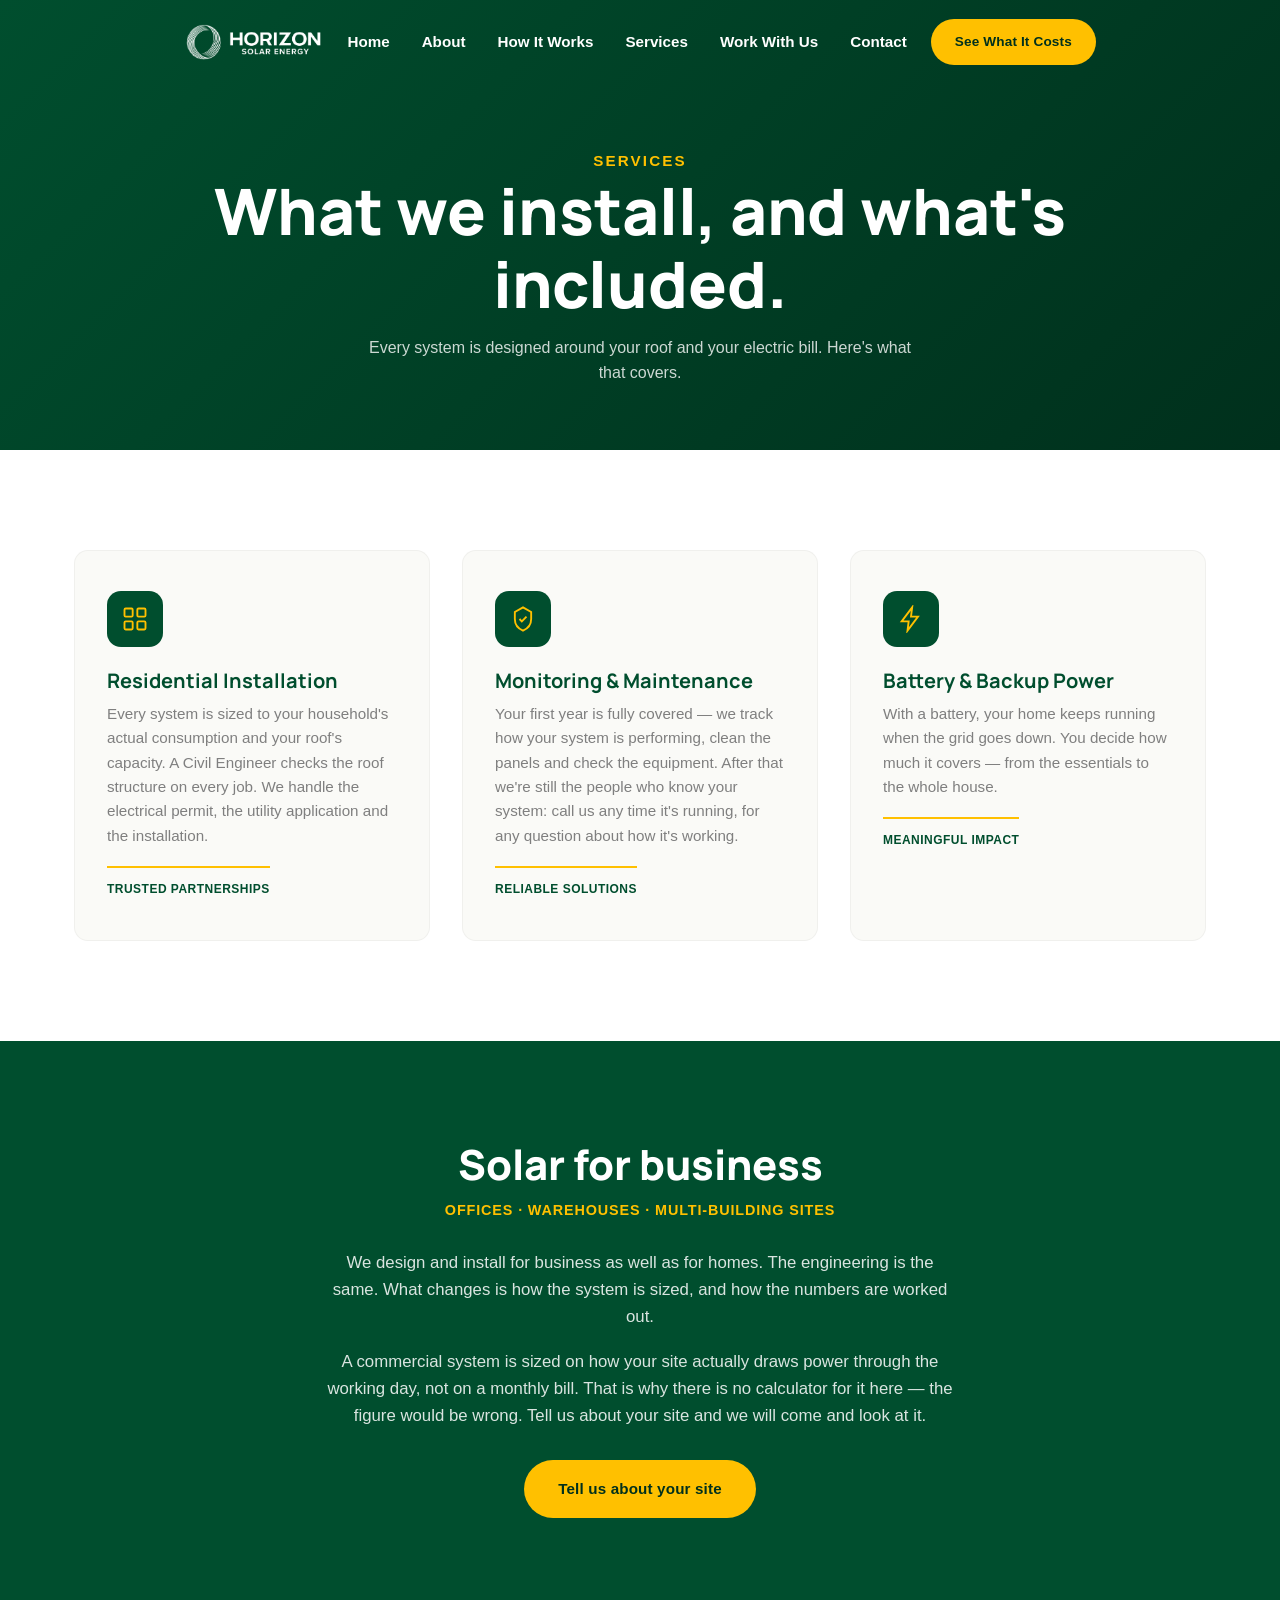
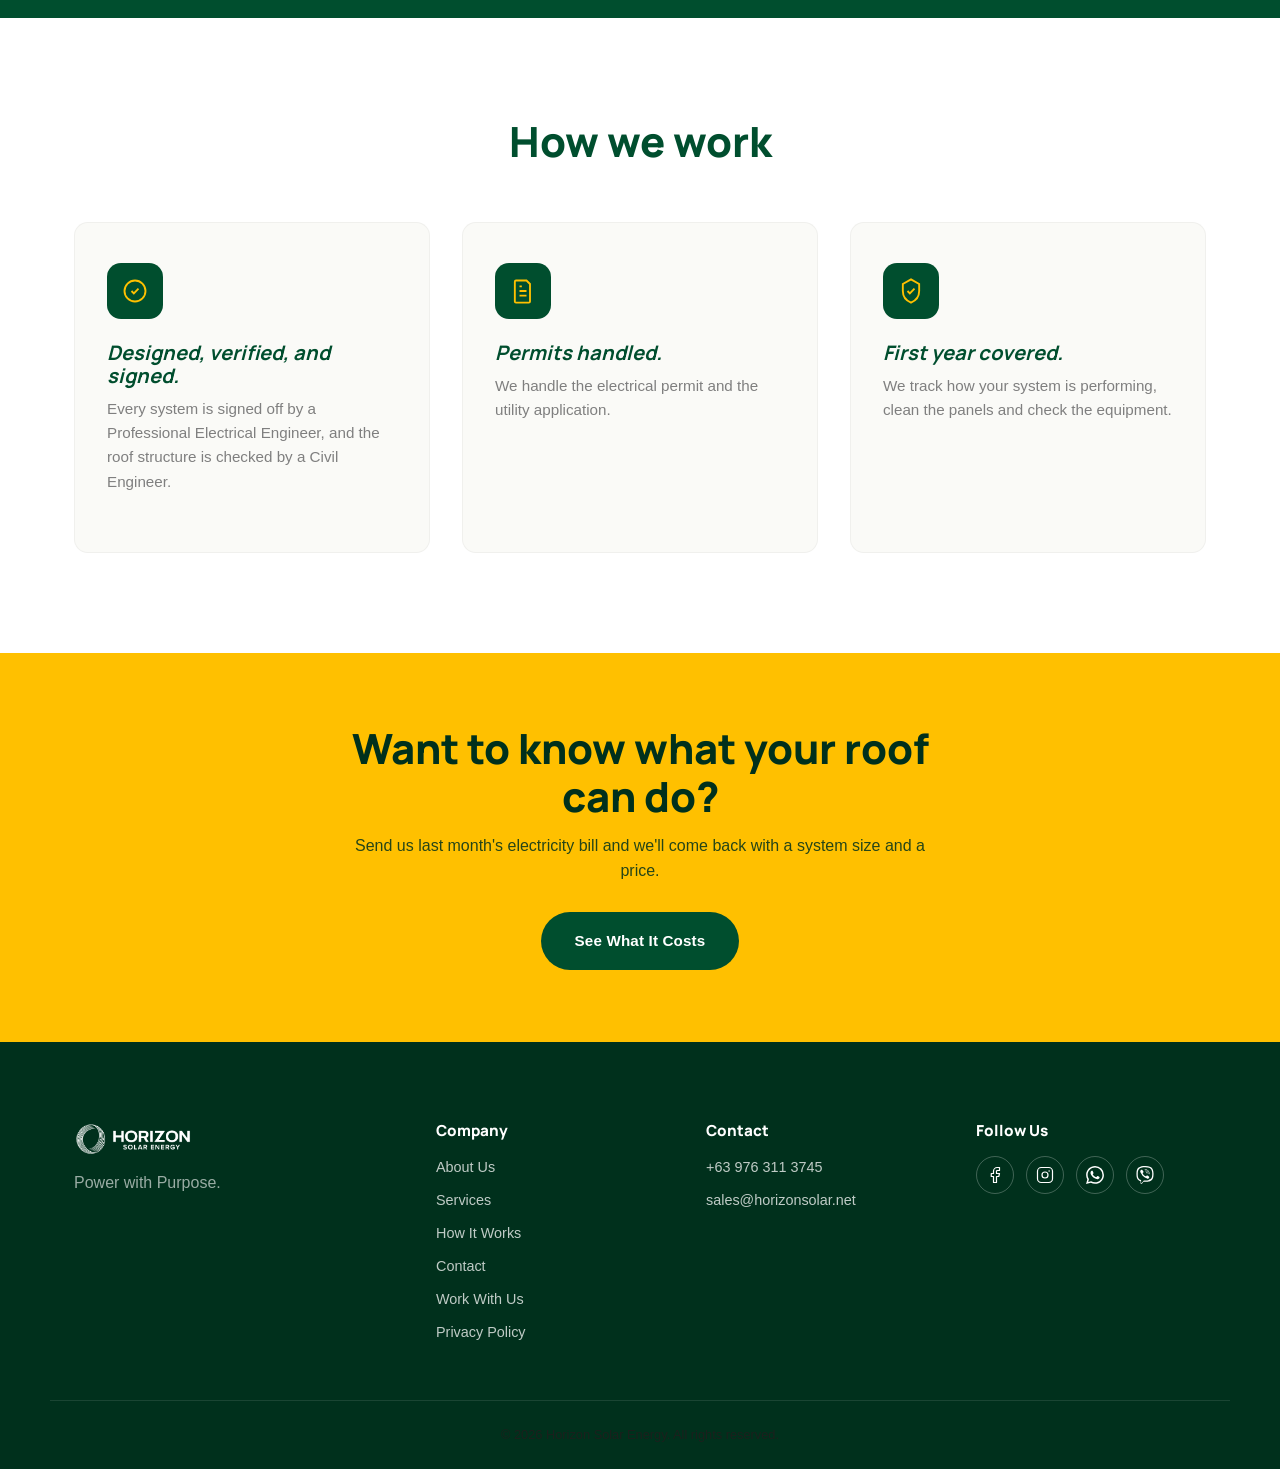
<file: services.html>
<!doctype html>
<html lang="en">
<head>
<meta charset="UTF-8">
<meta name="viewport" content="width=device-width, initial-scale=1.0">
<title>Solar Installation Services — Horizon Solar Energy</title>
<meta name="description" content="Residential solar installation, monitoring and maintenance, and battery backup from Horizon Solar Energy in the Philippines — engineer-checked, permits handled, first year covered.">
<link rel="canonical" href="https://horizonsolar.net/services.html">
<meta property="og:type" content="website">
<meta property="og:site_name" content="Horizon Solar Energy">
<meta property="og:title" content="Solar Installation Services — Horizon Solar Energy">
<meta property="og:description" content="Residential solar installation, monitoring and maintenance, and battery backup from Horizon Solar Energy in the Philippines — engineer-checked, permits handled, first year covered.">
<meta property="og:url" content="https://horizonsolar.net/services.html">
<meta property="og:image" content="https://horizonsolar.net/assets/images/horizon-logo.png">
<meta name="twitter:card" content="summary">
<meta name="twitter:title" content="Solar Installation Services — Horizon Solar Energy">
<meta name="twitter:description" content="Residential solar installation, monitoring and maintenance, and battery backup from Horizon Solar Energy in the Philippines — engineer-checked, permits handled, first year covered.">
<meta name="twitter:image" content="https://horizonsolar.net/assets/images/horizon-logo.png">
<link rel="icon" href="assets/images/horizon-favicon.png">
<link rel="preconnect" href="https://fonts.googleapis.com">
<link rel="preconnect" href="https://fonts.gstatic.com" crossorigin>
<link href="https://fonts.googleapis.com/css2?family=Manrope:wght@300;400;500;700;800&display=swap" rel="stylesheet">
<link href="https://api.fontshare.com/v2/css?f[]=switzer@300,400,500,700,900&display=swap" rel="stylesheet">
<link rel="stylesheet" href="assets/css/styles.css">
<script type="application/ld+json">
{
  "@context": "https://schema.org",
  "@type": "LocalBusiness",
  "name": "Horizon Solar Energy",
  "url": "https://horizonsolar.net/",
  "logo": "https://horizonsolar.net/assets/images/horizon-logo-cropped.png",
  "image": "https://horizonsolar.net/assets/images/horizon-logo.png",
  "telephone": "+63-976-311-3745",
  "email": "sales@horizonsolar.net",
  "description": "Horizon Solar Energy provides trusted, reliable residential solar solutions for Filipino families and communities.",
  "areaServed": {
    "@type": "Country",
    "name": "Philippines"
  },
  "address": {
    "@type": "PostalAddress",
    "addressCountry": "PH"
  },
  "sameAs": [
    "https://www.facebook.com/profile.php?id=61590181635503",
    "https://www.instagram.com/horizonsolare/"
  ]
}
</script>
</head>
<body>

<div class="progress-bar" id="scrollProgress"></div>

<header class="site-header" id="siteHeader">
  <div class="container header-inner">
    <a href="index.html" class="brand">
      <img src="assets/images/horizon-logo-cropped.png" alt="Horizon Solar Energy" class="brand-logo">
    </a>

    <nav class="main-nav" id="mainNav">
      <ul>
        <li><a href="index.html">Home</a></li>
        <li><a href="about.html">About</a></li>
        <li><a href="faq.html">How It Works</a></li>
        <li><a href="services.html" aria-current="page">Services</a></li>
        <li><a href="work-with-us.html">Work With Us</a></li>
        <li><a href="contact.html">Contact</a></li>
      </ul>
    </nav>

    <div class="header-actions">
      <a href="quote.html" class="btn btn-gold btn-sm">See What It Costs</a>
      <button class="nav-toggle" id="navToggle" aria-label="Toggle menu" aria-expanded="false">
        <span></span><span></span><span></span>
      </button>
    </div>
  </div>
</header>

<main>

  <!-- PAGE HEADER -->
  <section class="page-header">
    <div class="container">
      <p class="eyebrow reveal">Services</p>
      <h1 class="reveal">What we install, and what's included.</h1>
      <p class="reveal">Every system is designed around your roof and your electric bill. Here's what that covers.</p>
    </div>
  </section>

  <!-- SERVICES -->
  <section class="services">
    <div class="container">
      <div class="cards-grid">
        <div class="card reveal">
          <div class="card-icon">
            <svg viewBox="0 0 24 24" fill="none" stroke="currentColor" stroke-width="1.6"><rect x="3" y="3" width="7" height="7" rx="1"/><rect x="14" y="3" width="7" height="7" rx="1"/><rect x="3" y="14" width="7" height="7" rx="1"/><rect x="14" y="14" width="7" height="7" rx="1"/></svg>
          </div>
          <h3>Residential Installation</h3>
          <p>Every system is sized to your household's actual consumption and your roof's capacity. A Civil Engineer checks the roof structure on every job. We handle the electrical permit, the utility application and the installation.</p>
          <span class="card-tag">Trusted Partnerships</span>
        </div>
        <div class="card reveal">
          <div class="card-icon">
            <svg viewBox="0 0 24 24" fill="none" stroke="currentColor" stroke-width="1.6"><path d="M12 2l7 4v6c0 5-3.5 8.5-7 10-3.5-1.5-7-5-7-10V6l7-4z"/><path d="M9 12l2 2 4-4"/></svg>
          </div>
          <h3>Monitoring &amp; Maintenance</h3>
          <p>Your first year is fully covered — we track how your system is performing, clean the panels and check the equipment. After that we're still the people who know your system: call us any time it's running, for any question about how it's working.</p>
          <span class="card-tag">Reliable Solutions</span>
        </div>
        <div class="card reveal">
          <div class="card-icon">
            <svg viewBox="0 0 24 24" fill="none" stroke="currentColor" stroke-width="1.6"><path d="M13 2L4 14h6l-1 8 9-12h-6l1-8z"/></svg>
          </div>
          <h3>Battery &amp; Backup Power</h3>
          <p>With a battery, your home keeps running when the grid goes down. You decide how much it covers — from the essentials to the whole house.</p>
          <span class="card-tag">Meaningful Impact</span>
        </div>
      </div>
    </div>
  </section>

  <!-- SOLAR FOR BUSINESS -->
  <section class="commercial-section">
    <div class="container commercial-inner reveal">
      <h2>Solar for business</h2>
      <p class="commercial-tagline">Offices &middot; Warehouses &middot; Multi-building sites</p>
      <p>We design and install for business as well as for homes. The engineering is the same. What changes is how the system is sized, and how the numbers are worked out.</p>
      <p>A commercial system is sized on how your site actually draws power through the working day, not on a monthly bill. That is why there is no calculator for it here — the figure would be wrong. Tell us about your site and we will come and look at it.</p>
      <a href="contact.html" class="btn btn-gold">Tell us about your site</a>
    </div>
  </section>

  <!-- HOW WE WORK -->
  <section class="services">
    <div class="container">
      <div class="section-head reveal">
        <h2>How we work</h2>
      </div>
      <div class="cards-grid">
        <div class="card reveal">
          <div class="card-icon">
            <svg viewBox="0 0 24 24" fill="none" stroke="currentColor" stroke-width="1.6"><path d="M9 12l2 2 4-4"/><circle cx="12" cy="12" r="9"/></svg>
          </div>
          <h3><em>Designed, verified, and signed.</em></h3>
          <p>Every system is signed off by a Professional Electrical Engineer, and the roof structure is checked by a Civil Engineer.</p>
        </div>
        <div class="card reveal">
          <div class="card-icon">
            <svg viewBox="0 0 24 24" fill="none" stroke="currentColor" stroke-width="1.6"><path d="M6 3h9l3 3v15a1 1 0 0 1-1 1H6a1 1 0 0 1-1-1V4a1 1 0 0 1 1-1z"/><path d="M9 12h6M9 16h6M9 8h2"/></svg>
          </div>
          <h3><em>Permits handled.</em></h3>
          <p>We handle the electrical permit and the utility application.</p>
        </div>
        <div class="card reveal">
          <div class="card-icon">
            <svg viewBox="0 0 24 24" fill="none" stroke="currentColor" stroke-width="1.6"><path d="M12 2l7 4v6c0 5-3.5 8.5-7 10-3.5-1.5-7-5-7-10V6l7-4z"/><path d="M9 12l2 2 4-4"/></svg>
          </div>
          <h3><em>First year covered.</em></h3>
          <p>We track how your system is performing, clean the panels and check the equipment.</p>
        </div>
      </div>
    </div>
  </section>

  <!-- CTA BANNER -->
  <section class="cta-banner">
    <div class="container cta-banner-inner reveal">
      <h2>Want to know what your roof can do?</h2>
      <p>Send us last month's electricity bill and we'll come back with a system size and a price.</p>
      <a href="quote.html" class="btn btn-gold">See What It Costs</a>
    </div>
  </section>

</main>

<!-- FOOTER -->
<footer class="site-footer">
  <div class="container footer-grid">
    <div class="footer-brand">
      <img src="assets/images/horizon-logo-cropped.png" alt="Horizon Solar Energy" class="footer-logo">
      <p>Power with Purpose.</p>
    </div>
    <div class="footer-col">
      <h4>Company</h4>
      <ul>
        <li><a href="about.html">About Us</a></li>
        <li><a href="services.html">Services</a></li>
        <li><a href="faq.html">How It Works</a></li>
        <li><a href="contact.html">Contact</a></li>
        <li><a href="work-with-us.html">Work With Us</a></li>
        <li><a href="privacy.html">Privacy Policy</a></li>
      </ul>
    </div>
    <div class="footer-col">
      <h4>Contact</h4>
      <ul class="footer-contact">
        <li>+63 976 311 3745</li>
        <li>sales@horizonsolar.net</li>
        <!-- <li>Metro Manila, Philippines</li> -->
      </ul>
    </div>
    <div class="footer-col">
      <h4>Follow Us</h4>
      <div class="social-links">
        <a href="https://www.facebook.com/profile.php?id=61590181635503" aria-label="Facebook"><svg viewBox="0 0 24 24" fill="none" stroke="currentColor" stroke-width="1.6" stroke-linecap="round" stroke-linejoin="round" aria-hidden="true"><path d="M18 2h-3a5 5 0 0 0-5 5v3H7v4h3v8h4v-8h3l1-4h-4V7a1 1 0 0 1 1-1h3z"/></svg></a>
        <a href="https://www.instagram.com/horizonsolare/" aria-label="Instagram"><svg viewBox="0 0 24 24" fill="none" stroke="currentColor" stroke-width="1.6" stroke-linecap="round" stroke-linejoin="round" aria-hidden="true"><rect x="2" y="2" width="20" height="20" rx="5"/><circle cx="12" cy="12" r="4"/><circle cx="17.5" cy="6.5" r="1" fill="currentColor" stroke="none"/></svg></a>
        <a href="https://wa.me/639763113745" aria-label="WhatsApp"><svg viewBox="0 0 24 24" fill="currentColor" aria-hidden="true"><path d="M17.472 14.382c-.297-.149-1.758-.867-2.03-.967-.273-.099-.471-.148-.67.15-.197.297-.767.966-.94 1.164-.173.199-.347.223-.644.075-.297-.15-1.255-.463-2.39-1.475-.883-.788-1.48-1.761-1.653-2.059-.173-.297-.018-.458.13-.606.134-.133.298-.347.446-.52.149-.174.198-.298.298-.497.099-.198.05-.371-.025-.52-.075-.149-.669-1.612-.916-2.207-.242-.579-.487-.5-.669-.51-.173-.008-.371-.01-.57-.01-.198 0-.52.074-.792.372-.272.297-1.04 1.016-1.04 2.479 0 1.462 1.065 2.875 1.213 3.074.149.198 2.096 3.2 5.077 4.487.709.306 1.262.489 1.694.625.712.227 1.36.195 1.871.118.571-.085 1.758-.719 2.006-1.413.248-.694.248-1.289.173-1.413-.074-.124-.272-.198-.57-.347m-5.421 7.403h-.004a9.87 9.87 0 01-5.031-1.378l-.361-.214-3.741.982.998-3.648-.235-.374a9.86 9.86 0 01-1.51-5.26c.001-5.45 4.436-9.884 9.888-9.884 2.64 0 5.122 1.03 6.988 2.898a9.825 9.825 0 012.893 6.994c-.003 5.45-4.437 9.884-9.885 9.884m8.413-18.297A11.815 11.815 0 0012.05 0C5.495 0 .16 5.335.157 11.892c0 2.096.547 4.142 1.588 5.945L.057 24l6.305-1.654a11.882 11.882 0 005.683 1.448h.005c6.554 0 11.89-5.335 11.893-11.893a11.821 11.821 0 00-3.48-8.413Z"/></svg></a>
        <a href="viber://chat?number=%2B639763113745" aria-label="Viber"><svg viewBox="0 0 24 24" fill="currentColor" aria-hidden="true"><path d="M11.4 0C9.473.028 5.333.344 3.02 2.467 1.302 4.187.696 6.7.633 9.817.57 12.933.488 18.776 6.12 20.36h.003l-.004 2.416s-.037.977.61 1.177c.777.242 1.234-.5 1.98-1.302.407-.44.972-1.084 1.397-1.58 3.85.326 6.812-.416 7.15-.525.776-.252 5.176-.816 5.892-6.657.74-6.02-.36-9.83-2.34-11.546-.596-.55-3.006-2.3-8.375-2.323 0 0-.395-.025-1.037-.017zm.058 1.693c.545-.004.88.017.88.017 4.542.02 6.717 1.388 7.222 1.846 1.675 1.435 2.53 4.868 1.906 9.897v.002c-.604 4.878-4.174 5.184-4.832 5.395-.28.09-2.882.737-6.153.524 0 0-2.436 2.94-3.197 3.704-.12.12-.26.167-.352.144-.13-.033-.166-.188-.165-.414l.02-4.018c-4.762-1.32-4.485-6.292-4.43-8.895.054-2.604.543-4.738 1.996-6.173 1.96-1.773 5.474-2.018 7.11-2.03zm.38 2.602c-.167 0-.303.135-.304.302 0 .167.133.303.3.305 1.624.01 2.946.537 4.028 1.592 1.073 1.046 1.62 2.468 1.633 4.334.002.167.14.3.307.3.166-.002.3-.138.3-.304-.014-1.984-.618-3.596-1.816-4.764-1.19-1.16-2.692-1.753-4.447-1.765zm-3.96.695c-.19-.032-.4.005-.616.117l-.01.002c-.43.247-.816.562-1.146.932-.002.004-.006.004-.008.008-.267.323-.42.638-.46.948-.008.046-.01.093-.007.14 0 .136.022.27.065.4l.013.01c.135.48.473 1.276 1.205 2.604.42.768.903 1.5 1.446 2.186.27.344.56.673.87.984l.132.132c.31.308.64.6.984.87.686.543 1.418 1.027 2.186 1.447 1.328.733 2.126 1.07 2.604 1.206l.01.014c.13.042.265.064.402.063.046.002.092 0 .138-.008.31-.036.627-.19.948-.46.004 0 .003-.002.008-.005.37-.33.683-.72.93-1.148l.003-.01c.225-.432.15-.842-.18-1.12-.004 0-.698-.58-1.037-.83-.36-.255-.73-.492-1.113-.71-.51-.285-1.032-.106-1.248.174l-.447.564c-.23.283-.657.246-.657.246-3.12-.796-3.955-3.955-3.955-3.955s-.037-.426.248-.656l.563-.448c.277-.215.456-.737.17-1.248-.217-.383-.454-.756-.71-1.115-.25-.34-.826-1.033-.83-1.035-.137-.165-.31-.265-.502-.297zm4.49.88c-.158.002-.29.124-.3.282-.01.167.115.312.282.324 1.16.085 2.017.466 2.645 1.15.63.688.93 1.524.906 2.57-.002.168.13.306.3.31.166.003.305-.13.31-.297.025-1.175-.334-2.193-1.067-2.994-.74-.81-1.777-1.253-3.05-1.346h-.024zm.463 1.63c-.16.002-.29.127-.3.287-.008.167.12.31.288.32.523.028.875.175 1.113.422.24.245.388.62.416 1.164.01.167.15.295.318.287.167-.008.295-.15.287-.317-.03-.644-.215-1.178-.58-1.557-.367-.378-.893-.574-1.52-.607h-.018z"/></svg></a>
        <!-- <a href="#" aria-label="LinkedIn"><svg viewBox="0 0 24 24" fill="none" stroke="currentColor" stroke-width="1.6" stroke-linecap="round" stroke-linejoin="round" aria-hidden="true"><path d="M16 8a6 6 0 0 1 6 6v7h-4v-7a2 2 0 0 0-2-2 2 2 0 0 0-2 2v7h-4v-7a6 6 0 0 1 6-6z"/><rect x="2" y="9" width="4" height="12"/><circle cx="4" cy="4" r="2"/></svg></a> -->
      </div>
    </div>
  </div>
  <div class="container footer-bottom">
    <p>&copy; 2026 Horizon Solar Energy. All rights reserved.</p>
  </div>
</footer>

<script src="assets/js/main.js"></script>
</body>
</html>
</file>
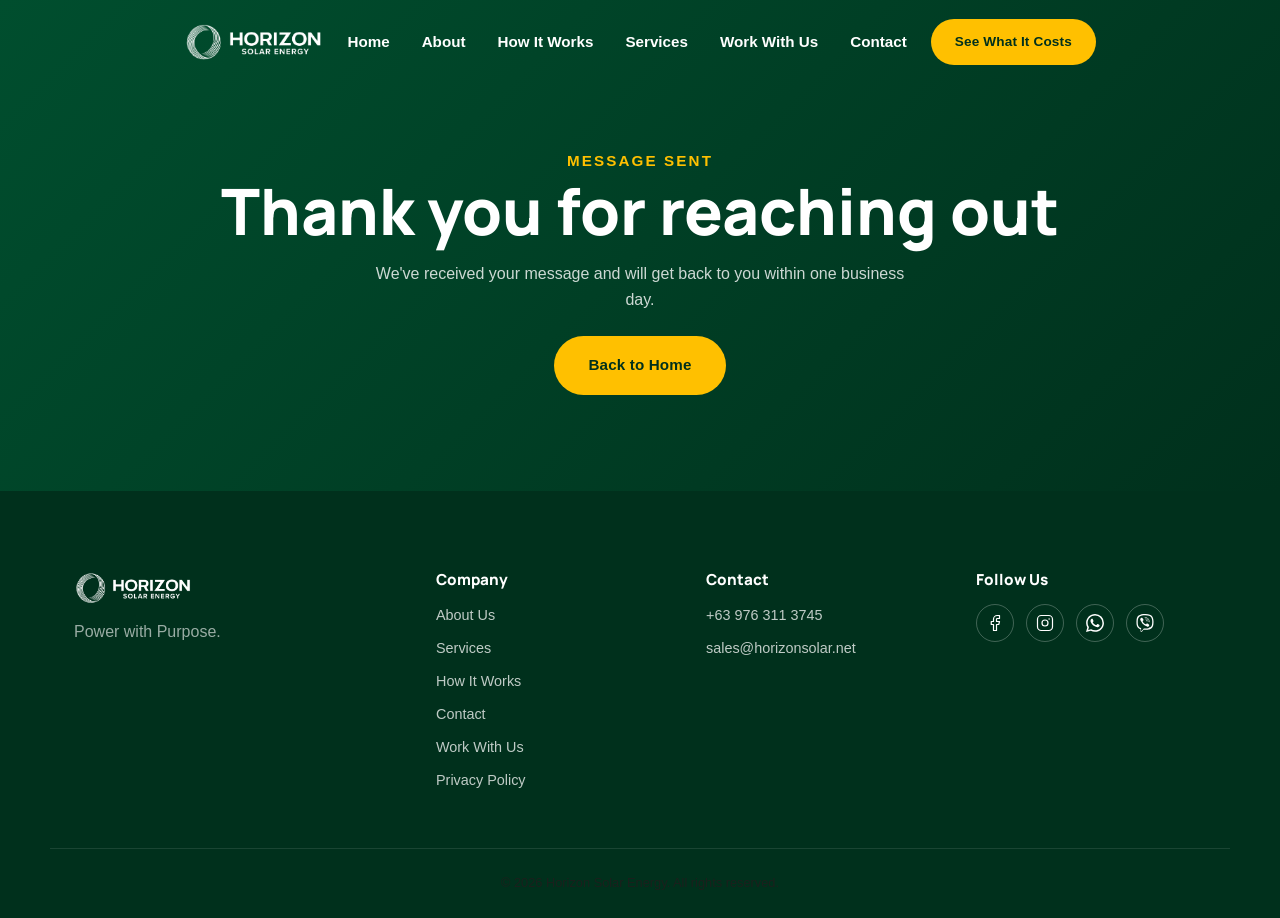
<file: thank-you.html>
<!doctype html>
<html lang="en">
<head>
<meta charset="UTF-8">
<meta name="viewport" content="width=device-width, initial-scale=1.0">
<title>Thank You — Horizon Solar Energy</title>
<meta name="robots" content="noindex, follow">
<link rel="icon" href="assets/images/horizon-favicon.png">
<link rel="preconnect" href="https://fonts.googleapis.com">
<link rel="preconnect" href="https://fonts.gstatic.com" crossorigin>
<link href="https://fonts.googleapis.com/css2?family=Manrope:wght@300;400;500;700;800&display=swap" rel="stylesheet">
<link href="https://api.fontshare.com/v2/css?f[]=switzer@300,400,500,700,900&display=swap" rel="stylesheet">
<link rel="stylesheet" href="assets/css/styles.css">
</head>
<body>

<div class="progress-bar" id="scrollProgress"></div>

<header class="site-header" id="siteHeader">
  <div class="container header-inner">
    <a href="index.html" class="brand">
      <img src="assets/images/horizon-logo-cropped.png" alt="Horizon Solar Energy" class="brand-logo">
    </a>
    <nav class="main-nav" id="mainNav">
      <ul>
        <li><a href="index.html">Home</a></li>
        <li><a href="about.html">About</a></li>
        <li><a href="faq.html">How It Works</a></li>
        <li><a href="services.html">Services</a></li>
        <li><a href="work-with-us.html">Work With Us</a></li>
        <li><a href="contact.html">Contact</a></li>
      </ul>
    </nav>
    <div class="header-actions">
      <a href="quote.html" class="btn btn-gold btn-sm">See What It Costs</a>
      <button class="nav-toggle" id="navToggle" aria-label="Toggle menu" aria-expanded="false">
        <span></span><span></span><span></span>
      </button>
    </div>
  </div>
</header>

<main>
  <section class="page-header thank-you">
    <div class="container">
      <p class="eyebrow">Message Sent</p>
      <h1>Thank you for reaching out</h1>
      <p>We've received your message and will get back to you within one business day.</p>
      <a href="index.html" class="btn btn-gold page-header-cta">Back to Home</a>
    </div>
  </section>
</main>

<footer class="site-footer">
  <div class="container footer-grid">
    <div class="footer-brand">
      <img src="assets/images/horizon-logo-cropped.png" alt="Horizon Solar Energy" class="footer-logo">
      <p>Power with Purpose.</p>
    </div>
    <div class="footer-col">
      <h4>Company</h4>
      <ul>
        <li><a href="about.html">About Us</a></li>
        <li><a href="services.html">Services</a></li>
        <li><a href="faq.html">How It Works</a></li>
        <li><a href="contact.html">Contact</a></li>
        <li><a href="work-with-us.html">Work With Us</a></li>
        <li><a href="privacy.html">Privacy Policy</a></li>
      </ul>
    </div>
    <div class="footer-col">
      <h4>Contact</h4>
      <ul class="footer-contact">
        <li>+63 976 311 3745</li>
        <li>sales@horizonsolar.net</li>
        <!-- <li>Metro Manila, Philippines</li> -->
      </ul>
    </div>
    <div class="footer-col">
      <h4>Follow Us</h4>
      <div class="social-links">
        <a href="https://www.facebook.com/profile.php?id=61590181635503" aria-label="Facebook"><svg viewBox="0 0 24 24" fill="none" stroke="currentColor" stroke-width="1.6" stroke-linecap="round" stroke-linejoin="round" aria-hidden="true"><path d="M18 2h-3a5 5 0 0 0-5 5v3H7v4h3v8h4v-8h3l1-4h-4V7a1 1 0 0 1 1-1h3z"/></svg></a>
        <a href="https://www.instagram.com/horizonsolare/" aria-label="Instagram"><svg viewBox="0 0 24 24" fill="none" stroke="currentColor" stroke-width="1.6" stroke-linecap="round" stroke-linejoin="round" aria-hidden="true"><rect x="2" y="2" width="20" height="20" rx="5"/><circle cx="12" cy="12" r="4"/><circle cx="17.5" cy="6.5" r="1" fill="currentColor" stroke="none"/></svg></a>
        <a href="https://wa.me/639763113745" aria-label="WhatsApp"><svg viewBox="0 0 24 24" fill="currentColor" aria-hidden="true"><path d="M17.472 14.382c-.297-.149-1.758-.867-2.03-.967-.273-.099-.471-.148-.67.15-.197.297-.767.966-.94 1.164-.173.199-.347.223-.644.075-.297-.15-1.255-.463-2.39-1.475-.883-.788-1.48-1.761-1.653-2.059-.173-.297-.018-.458.13-.606.134-.133.298-.347.446-.52.149-.174.198-.298.298-.497.099-.198.05-.371-.025-.52-.075-.149-.669-1.612-.916-2.207-.242-.579-.487-.5-.669-.51-.173-.008-.371-.01-.57-.01-.198 0-.52.074-.792.372-.272.297-1.04 1.016-1.04 2.479 0 1.462 1.065 2.875 1.213 3.074.149.198 2.096 3.2 5.077 4.487.709.306 1.262.489 1.694.625.712.227 1.36.195 1.871.118.571-.085 1.758-.719 2.006-1.413.248-.694.248-1.289.173-1.413-.074-.124-.272-.198-.57-.347m-5.421 7.403h-.004a9.87 9.87 0 01-5.031-1.378l-.361-.214-3.741.982.998-3.648-.235-.374a9.86 9.86 0 01-1.51-5.26c.001-5.45 4.436-9.884 9.888-9.884 2.64 0 5.122 1.03 6.988 2.898a9.825 9.825 0 012.893 6.994c-.003 5.45-4.437 9.884-9.885 9.884m8.413-18.297A11.815 11.815 0 0012.05 0C5.495 0 .16 5.335.157 11.892c0 2.096.547 4.142 1.588 5.945L.057 24l6.305-1.654a11.882 11.882 0 005.683 1.448h.005c6.554 0 11.89-5.335 11.893-11.893a11.821 11.821 0 00-3.48-8.413Z"/></svg></a>
        <a href="viber://chat?number=%2B639763113745" aria-label="Viber"><svg viewBox="0 0 24 24" fill="currentColor" aria-hidden="true"><path d="M11.4 0C9.473.028 5.333.344 3.02 2.467 1.302 4.187.696 6.7.633 9.817.57 12.933.488 18.776 6.12 20.36h.003l-.004 2.416s-.037.977.61 1.177c.777.242 1.234-.5 1.98-1.302.407-.44.972-1.084 1.397-1.58 3.85.326 6.812-.416 7.15-.525.776-.252 5.176-.816 5.892-6.657.74-6.02-.36-9.83-2.34-11.546-.596-.55-3.006-2.3-8.375-2.323 0 0-.395-.025-1.037-.017zm.058 1.693c.545-.004.88.017.88.017 4.542.02 6.717 1.388 7.222 1.846 1.675 1.435 2.53 4.868 1.906 9.897v.002c-.604 4.878-4.174 5.184-4.832 5.395-.28.09-2.882.737-6.153.524 0 0-2.436 2.94-3.197 3.704-.12.12-.26.167-.352.144-.13-.033-.166-.188-.165-.414l.02-4.018c-4.762-1.32-4.485-6.292-4.43-8.895.054-2.604.543-4.738 1.996-6.173 1.96-1.773 5.474-2.018 7.11-2.03zm.38 2.602c-.167 0-.303.135-.304.302 0 .167.133.303.3.305 1.624.01 2.946.537 4.028 1.592 1.073 1.046 1.62 2.468 1.633 4.334.002.167.14.3.307.3.166-.002.3-.138.3-.304-.014-1.984-.618-3.596-1.816-4.764-1.19-1.16-2.692-1.753-4.447-1.765zm-3.96.695c-.19-.032-.4.005-.616.117l-.01.002c-.43.247-.816.562-1.146.932-.002.004-.006.004-.008.008-.267.323-.42.638-.46.948-.008.046-.01.093-.007.14 0 .136.022.27.065.4l.013.01c.135.48.473 1.276 1.205 2.604.42.768.903 1.5 1.446 2.186.27.344.56.673.87.984l.132.132c.31.308.64.6.984.87.686.543 1.418 1.027 2.186 1.447 1.328.733 2.126 1.07 2.604 1.206l.01.014c.13.042.265.064.402.063.046.002.092 0 .138-.008.31-.036.627-.19.948-.46.004 0 .003-.002.008-.005.37-.33.683-.72.93-1.148l.003-.01c.225-.432.15-.842-.18-1.12-.004 0-.698-.58-1.037-.83-.36-.255-.73-.492-1.113-.71-.51-.285-1.032-.106-1.248.174l-.447.564c-.23.283-.657.246-.657.246-3.12-.796-3.955-3.955-3.955-3.955s-.037-.426.248-.656l.563-.448c.277-.215.456-.737.17-1.248-.217-.383-.454-.756-.71-1.115-.25-.34-.826-1.033-.83-1.035-.137-.165-.31-.265-.502-.297zm4.49.88c-.158.002-.29.124-.3.282-.01.167.115.312.282.324 1.16.085 2.017.466 2.645 1.15.63.688.93 1.524.906 2.57-.002.168.13.306.3.31.166.003.305-.13.31-.297.025-1.175-.334-2.193-1.067-2.994-.74-.81-1.777-1.253-3.05-1.346h-.024zm.463 1.63c-.16.002-.29.127-.3.287-.008.167.12.31.288.32.523.028.875.175 1.113.422.24.245.388.62.416 1.164.01.167.15.295.318.287.167-.008.295-.15.287-.317-.03-.644-.215-1.178-.58-1.557-.367-.378-.893-.574-1.52-.607h-.018z"/></svg></a>
        <!-- <a href="#" aria-label="LinkedIn"><svg viewBox="0 0 24 24" fill="none" stroke="currentColor" stroke-width="1.6" stroke-linecap="round" stroke-linejoin="round" aria-hidden="true"><path d="M16 8a6 6 0 0 1 6 6v7h-4v-7a2 2 0 0 0-2-2 2 2 0 0 0-2 2v7h-4v-7a6 6 0 0 1 6-6z"/><rect x="2" y="9" width="4" height="12"/><circle cx="4" cy="4" r="2"/></svg></a> -->
      </div>
    </div>
  </div>
  <div class="container footer-bottom">
    <p>&copy; 2026 Horizon Solar Energy. All rights reserved.</p>
  </div>
</footer>

<script src="assets/js/main.js"></script>
</body>
</html>
</file>
<file: assets/css/styles.css>
/* ===== Brand tokens ===== */
:root {
  --color-green: #004E2E;
  --color-green-dark: #00301c;
  --color-green-light: #0d6b45;
  --color-gold: #FFC000;
  --color-gold-dark: #d9a400;
  --color-gray: #7F7F7F;
  --color-gray-light: #f2f2f0;
  --color-off-white: #FAFAF7;
  --color-white: #FFFFFF;
  --color-text: #1b201d;

  --font-heading: 'Manrope', Helvetica, Aptos, sans-serif;
  --font-body: 'Switzer', Helvetica, Aptos, sans-serif;

  --container: 1180px;
  --radius: 14px;
  --transition: 0.35s cubic-bezier(0.4, 0, 0.2, 1);
  --header-h: 84px;
}

* { margin: 0; padding: 0; box-sizing: border-box; }

html { scroll-behavior: smooth; scroll-padding-top: var(--header-h); }

body {
  font-family: var(--font-body);
  color: var(--color-text);
  background: var(--color-off-white);
  line-height: 1.6;
  overflow-x: hidden;
}

h1, h2, h3, h4 {
  font-family: var(--font-heading);
  font-weight: 800;
  color: var(--color-green);
  line-height: 1.15;
}

h1 { font-size: clamp(2.4rem, 5vw, 4rem); }
h2 { font-size: clamp(1.8rem, 3.4vw, 2.6rem); }
h3 { font-size: 1.25rem; font-weight: 700; }

p { color: var(--color-text); }

a { color: inherit; text-decoration: none; }

img { max-width: 100%; display: block; }

.container {
  max-width: var(--container);
  margin: 0 auto;
  padding: 0 24px;
}

.text-gold { color: var(--color-gold); }

/* ===== Scroll progress ===== */
.progress-bar {
  position: fixed;
  top: 0; left: 0;
  height: 3px;
  width: 0%;
  background: var(--color-gold);
  z-index: 1000;
  transition: width 0.1s linear;
}

/* ===== Buttons ===== */
.btn {
  display: inline-flex;
  align-items: center;
  justify-content: center;
  padding: 15px 32px;
  border-radius: 999px;
  font-weight: 700;
  font-size: 0.95rem;
  letter-spacing: 0.01em;
  transition: transform var(--transition), box-shadow var(--transition), background var(--transition);
  cursor: pointer;
  border: 2px solid transparent;
}
.btn-sm { padding: 10px 22px; font-size: 0.85rem; }
.btn-gold {
  background: var(--color-gold);
  color: var(--color-green-dark);
}
.btn-gold:hover {
  background: var(--color-gold-dark);
  transform: translateY(-2px);
  box-shadow: 0 10px 24px rgba(255, 192, 0, 0.35);
}
.btn-outline-light {
  border-color: rgba(255, 255, 255, 0.65);
  color: var(--color-white);
}
.btn-outline-light:hover {
  background: rgba(255, 255, 255, 0.12);
  border-color: var(--color-white);
  transform: translateY(-2px);
}

/* ===== Header / Nav ===== */
.site-header {
  position: fixed;
  top: 0; left: 0; right: 0;
  z-index: 900;
  height: var(--header-h);
  display: flex;
  align-items: center;
  background: transparent;
  transition: background var(--transition), box-shadow var(--transition), height var(--transition);
}
.site-header.is-scrolled {
  background: rgba(250, 250, 247, 0.92);
  backdrop-filter: blur(10px);
  box-shadow: 0 4px 24px rgba(0, 0, 0, 0.06);
  height: 68px;
}
.header-inner {
  display: flex;
  align-items: center;
  justify-content: space-between;
  gap: 24px;
}
.brand-logo {
  height: 40px;
  width: auto;
  filter: brightness(0) invert(1);
  transition: height var(--transition), filter var(--transition);
}
.site-header.is-scrolled .brand-logo { height: 34px; filter: none; }

.main-nav ul {
  display: flex;
  gap: 32px;
  list-style: none;
}
.main-nav a {
  font-weight: 600;
  font-size: 0.95rem;
  color: var(--color-white);
  position: relative;
  transition: color var(--transition);
}
.site-header.is-scrolled .main-nav a { color: var(--color-green); }
.main-nav a::after {
  content: '';
  position: absolute;
  left: 0; bottom: -6px;
  width: 0; height: 2px;
  background: var(--color-gold);
  transition: width var(--transition);
}
.main-nav a:hover::after { width: 100%; }

.header-actions { display: flex; align-items: center; gap: 18px; }

.nav-toggle {
  display: none;
  flex-direction: column;
  gap: 5px;
  background: none;
  border: none;
  cursor: pointer;
  padding: 6px;
}
.nav-toggle span {
  width: 24px; height: 2px;
  background: var(--color-white);
  transition: all var(--transition);
}
.site-header.is-scrolled .nav-toggle span { background: var(--color-green); }

/* ===== Hero ===== */
.hero {
  position: relative;
  height: 100vh;
  min-height: 640px;
  display: flex;
  align-items: center;
  overflow: hidden;
  background: var(--color-green-dark);
}
.hero-video {
  position: absolute;
  inset: 0;
  width: 100%;
  height: 100%;
  object-fit: cover;
}
.hero-overlay {
  position: absolute;
  inset: 0;
  background: linear-gradient(180deg, rgba(0, 48, 28, 0.3) 0%, rgba(0, 48, 28, 0.45) 55%, rgba(0, 20, 12, 0.65) 100%);
}
.hero-content {
  position: relative;
  z-index: 2;
  color: var(--color-white);
  max-width: 720px;
}
.eyebrow {
  display: inline-block;
  font-weight: 700;
  letter-spacing: 0.14em;
  text-transform: uppercase;
  font-size: 0.95rem;
  color: var(--color-gold);
  margin-bottom: 14px;
}
.hero h1 { color: var(--color-white); margin-bottom: 20px; }
.hero-sub {
  font-size: 1.15rem;
  color: rgba(255, 255, 255, 0.88);
  max-width: 560px;
  margin-bottom: 34px;
}
.hero-actions { display: flex; gap: 18px; flex-wrap: wrap; }

.scroll-indicator {
  position: absolute;
  bottom: 32px;
  left: 50%;
  transform: translateX(-50%);
  width: 26px;
  height: 42px;
  border: 2px solid rgba(255, 255, 255, 0.6);
  border-radius: 20px;
  z-index: 2;
}
.scroll-indicator span {
  position: absolute;
  top: 8px; left: 50%;
  width: 4px; height: 4px;
  margin-left: -2px;
  background: var(--color-gold);
  border-radius: 50%;
  animation: scrollDot 1.8s infinite;
}
@keyframes scrollDot {
  0% { opacity: 1; transform: translateY(0); }
  70% { opacity: 0; transform: translateY(14px); }
  100% { opacity: 0; }
}

/* ===== Stats ===== */
.stats {
  background: var(--color-green);
  padding: 64px 0 40px;
}
.stats-grid {
  display: grid;
  grid-template-columns: repeat(4, 1fr);
  gap: 32px;
  text-align: center;
}
.stat { display: flex; flex-direction: column; gap: 6px; }
.stat-number, .stat-static {
  font-family: var(--font-heading);
  font-weight: 800;
  font-size: clamp(2rem, 3.4vw, 2.8rem);
  color: var(--color-gold);
}
.stat-label {
  color: rgba(255, 255, 255, 0.85);
  font-size: 0.92rem;
  font-weight: 500;
}
.stats-note {
  text-align: center;
  color: rgba(255, 255, 255, 0.5);
  font-size: 0.78rem;
  margin-top: 28px;
  font-style: italic;
}

/* ===== About ===== */
.about { padding: 110px 0; }
.about-grid {
  display: grid;
  grid-template-columns: 0.8fr 1.2fr;
  gap: 64px;
  align-items: center;
}
.about-visual-frame {
  background: var(--color-gray-light);
  border-radius: var(--radius);
  aspect-ratio: 1 / 1;
  overflow: hidden;
}
.about-emblem { width: 100%; height: 100%; object-fit: cover; display: block; }
.about-copy .lead {
  font-size: 1.2rem;
  font-weight: 600;
  color: var(--color-green);
  margin: 18px 0 14px;
}
.about-copy p:not(.lead) { color: var(--color-gray); margin-bottom: 8px; }
.about-vision { margin-top: 28px; }
.about-credentials {
  list-style: none;
  display: flex;
  flex-direction: column;
  gap: 10px;
  margin-top: 24px;
}
.about-credentials li {
  font-size: 0.92rem;
  color: var(--color-gray);
  padding-left: 26px;
  position: relative;
}
.about-credentials li::before {
  content: '✓';
  position: absolute;
  left: 0;
  color: var(--color-gold-dark);
  font-weight: 700;
}
/* ===== Section head ===== */
.section-head { max-width: 640px; margin: 0 auto 56px; text-align: center; }
.section-head .eyebrow { color: var(--color-gold-dark); }
.section-sub { color: var(--color-gray); margin-top: 12px; }
.section-head.light h2, .section-head.light .section-sub { color: var(--color-white); }
.section-head.light .eyebrow { color: var(--color-gold); }
.section-head.light .section-sub { color: rgba(255, 255, 255, 0.75); }

/* ===== Services ===== */
.services { padding: 100px 0; background: var(--color-white); }
.cards-grid {
  display: grid;
  grid-template-columns: repeat(3, 1fr);
  gap: 32px;
}
.card {
  background: var(--color-off-white);
  border-radius: var(--radius);
  padding: 40px 32px;
  transition: transform var(--transition), box-shadow var(--transition);
  border: 1px solid rgba(0, 0, 0, 0.04);
}
.card:hover {
  transform: translateY(-6px);
  box-shadow: 0 20px 40px rgba(0, 78, 46, 0.1);
}
.card-icon {
  width: 56px; height: 56px;
  border-radius: 14px;
  background: var(--color-green);
  color: var(--color-gold);
  display: flex; align-items: center; justify-content: center;
  margin-bottom: 22px;
}
.card-icon svg { width: 28px; height: 28px; }
.card h3 { margin-bottom: 10px; }
.card p { color: var(--color-gray); font-size: 0.95rem; margin-bottom: 18px; }
.card-tag {
  display: inline-block;
  font-size: 0.75rem;
  font-weight: 700;
  letter-spacing: 0.04em;
  text-transform: uppercase;
  color: var(--color-green);
  border-top: 2px solid var(--color-gold);
  padding-top: 12px;
}
.commercial-section {
  background: var(--color-green);
  padding: 100px 0;
}
.commercial-inner {
  max-width: 680px;
  margin: 0 auto;
  text-align: center;
}
.commercial-inner h2 { color: var(--color-white); margin-bottom: 10px; }
.commercial-tagline {
  color: var(--color-gold);
  font-weight: 700;
  letter-spacing: 0.06em;
  text-transform: uppercase;
  font-size: 0.9rem;
  margin-bottom: 28px;
}
.commercial-inner p:not(.commercial-tagline) {
  color: rgba(255, 255, 255, 0.85);
  font-size: 1.05rem;
  margin-bottom: 18px;
}
.commercial-inner .btn { margin-top: 12px; }

/* ===== Process ===== */
.process {
  background: var(--color-green);
  padding: 100px 0;
}
.timeline {
  display: grid;
  grid-template-columns: repeat(4, 1fr);
  gap: 32px;
  position: relative;
}
.timeline::before {
  content: '';
  position: absolute;
  top: 26px;
  left: 8%;
  right: 8%;
  height: 2px;
  background: rgba(255, 255, 255, 0.18);
}
.timeline-step { position: relative; color: var(--color-white); }
.timeline-number {
  display: inline-flex;
  align-items: center;
  justify-content: center;
  width: 54px; height: 54px;
  border-radius: 50%;
  background: var(--color-gold);
  color: var(--color-green-dark);
  font-family: var(--font-heading);
  font-weight: 800;
  font-size: 1.1rem;
  margin-bottom: 20px;
  position: relative;
  z-index: 1;
}
.timeline-step h3 { color: var(--color-white); margin-bottom: 8px; }
.timeline-step p { color: rgba(255, 255, 255, 0.72); font-size: 0.92rem; }
.timeline-cta { text-align: center; margin-top: 48px; }

/* ===== Values ===== */
.values { padding: 100px 0; background: var(--color-white); }
.values-grid {
  display: grid;
  grid-template-columns: repeat(5, 1fr);
  gap: 20px;
}
.value-card {
  padding: 30px 20px;
  text-align: center;
  border-radius: var(--radius);
  background: var(--color-gray-light);
  transition: background var(--transition), transform var(--transition);
}
.value-card:hover { background: var(--color-green); transform: translateY(-4px); }
.value-card:hover h3, .value-card:hover p { color: var(--color-white); }
.value-card h3 { font-size: 1.05rem; margin-bottom: 8px; transition: color var(--transition); }
.value-card p { font-size: 0.85rem; color: var(--color-gray); transition: color var(--transition); }

/* ===== Gallery ===== */
.gallery { padding: 100px 0; background: var(--color-off-white); }
.gallery-grid {
  display: grid;
  grid-template-columns: repeat(3, 1fr);
  gap: 28px;
}
.gallery-tile {
  aspect-ratio: 4 / 3;
  border-radius: var(--radius);
  background: linear-gradient(135deg, var(--color-green) 0%, var(--color-green-light) 60%, var(--color-gold-dark) 130%);
  display: flex;
  flex-direction: column;
  align-items: center;
  justify-content: center;
  gap: 14px;
  color: rgba(255, 255, 255, 0.9);
  text-align: center;
  padding: 20px;
  transition: transform var(--transition);
}
.gallery-tile:hover { transform: scale(1.03); }
.gallery-icon svg { width: 46px; height: 46px; opacity: 0.85; }
.gallery-tile p { color: rgba(255, 255, 255, 0.92); font-size: 0.9rem; font-weight: 600; }

/* ===== Testimonials ===== */
.testimonials { background: var(--color-green-dark); padding: 100px 0; }
.testimonial-slider { max-width: 720px; margin: 0 auto; text-align: center; }
.testimonial-track { position: relative; min-height: 160px; }
.testimonial-slide {
  position: absolute;
  inset: 0;
  opacity: 0;
  transform: translateY(10px);
  transition: opacity 0.5s ease, transform 0.5s ease;
  pointer-events: none;
}
.testimonial-slide.is-active {
  opacity: 1;
  transform: translateY(0);
  position: relative;
  pointer-events: auto;
}
.testimonial-slide p {
  font-size: 1.3rem;
  color: var(--color-white);
  font-weight: 500;
  line-height: 1.5;
  margin-bottom: 18px;
}
.testimonial-slide cite {
  color: var(--color-gold);
  font-style: normal;
  font-weight: 700;
  font-size: 0.9rem;
}
.testimonial-dots { display: flex; justify-content: center; gap: 10px; margin-top: 36px; }
.dot {
  width: 10px; height: 10px;
  border-radius: 50%;
  background: rgba(255, 255, 255, 0.25);
  border: none;
  cursor: pointer;
  transition: background var(--transition);
}
.dot.is-active { background: var(--color-gold); }

/* ===== CTA banner ===== */
.cta-banner {
  background: var(--color-gold);
  padding: 72px 0;
}
.cta-banner-inner { text-align: center; max-width: 640px; margin: 0 auto; }
.cta-banner h2 { color: var(--color-green-dark); margin-bottom: 12px; }
.cta-banner p { color: var(--color-green-dark); opacity: 0.85; margin-bottom: 28px; }
.cta-banner .btn-gold {
  background: var(--color-green);
  color: var(--color-white);
}
.cta-banner .btn-gold:hover { background: var(--color-green-dark); }

/* ===== Footer ===== */
.site-footer { background: var(--color-green-dark); color: rgba(255, 255, 255, 0.75); padding: 80px 0 0; }
.footer-grid {
  display: grid;
  grid-template-columns: 1.4fr 1fr 1fr 1fr;
  gap: 40px;
  padding-bottom: 56px;
  border-bottom: 1px solid rgba(255, 255, 255, 0.1);
}
.footer-logo { height: 34px; margin-bottom: 14px; filter: brightness(0) invert(1); }
.footer-brand p { color: rgba(255, 255, 255, 0.6); }
.footer-col h4 { color: var(--color-white); font-size: 0.95rem; margin-bottom: 16px; }
.footer-col ul { list-style: none; display: flex; flex-direction: column; gap: 10px; font-size: 0.9rem; }
.footer-col a:hover { color: var(--color-gold); }
.social-links { display: flex; gap: 12px; }
.social-links a {
  width: 38px; height: 38px;
  border-radius: 50%;
  border: 1px solid rgba(255, 255, 255, 0.25);
  display: flex; align-items: center; justify-content: center;
  color: var(--color-white);
  transition: background var(--transition), border-color var(--transition);
}
.social-links svg { width: 18px; height: 18px; }
.social-links a:hover { background: var(--color-gold); color: var(--color-green-dark); border-color: var(--color-gold); }
.footer-bottom { padding: 24px 0; font-size: 0.8rem; text-align: center; color: rgba(255, 255, 255, 0.45); }

/* ===== Page header (subpages) ===== */
.page-header {
  background: linear-gradient(135deg, var(--color-green) 0%, var(--color-green-dark) 100%);
  padding: calc(var(--header-h) + 64px) 0 64px;
  text-align: center;
}
.page-header .eyebrow { color: var(--color-gold); }
.page-header h1 { color: var(--color-white); margin-bottom: 14px; }
.page-header p { color: rgba(255, 255, 255, 0.8); max-width: 560px; margin: 0 auto; }
.page-header .page-header-cta { margin-top: 24px; }
.page-header.thank-you { padding-bottom: 96px; }

/* ===== Teasers (homepage condensed sections) ===== */
.teaser { padding: 80px 0; background: var(--color-white); }
.teaser-dark { background: var(--color-green); }
.teaser-inner { max-width: 680px; margin: 0 auto; text-align: center; }
.teaser-dark .eyebrow { color: var(--color-gold); }
.teaser-dark h2, .teaser-dark p { color: var(--color-white); }
.teaser-dark p { color: rgba(255, 255, 255, 0.8); }
.teaser-copy p { color: var(--color-gray); margin: 14px 0 24px; }
.btn-outline-dark {
  border-color: var(--color-green);
  color: var(--color-green);
}
.btn-outline-dark:hover {
  background: var(--color-green);
  color: var(--color-white);
  transform: translateY(-2px);
}

/* ===== Gallery: uploaded photo tiles ===== */
.gallery-tile.has-photo {
  align-items: flex-start;
  justify-content: flex-end;
  position: relative;
  overflow: hidden;
}
.gallery-tile-img {
  position: absolute;
  inset: 0;
  width: 100%;
  height: 100%;
  object-fit: cover;
  object-position: center;
  z-index: 0;
}
.gallery-tile.has-photo::before {
  content: '';
  position: absolute;
  inset: 0;
  border-radius: inherit;
  background: linear-gradient(180deg, rgba(0, 0, 0, 0) 45%, rgba(0, 20, 12, 0.75) 100%);
  z-index: 1;
}
.gallery-tile.has-photo p { position: relative; z-index: 2; text-align: left; }
.content-loading, .content-empty {
  grid-column: 1 / -1;
  text-align: center;
  color: var(--color-gray);
  padding: 24px 0;
}

/* ===== Work With Us ===== */
.jobs-section { padding: 90px 0 110px; background: var(--color-white); }
.jobs-grid {
  display: grid;
  grid-template-columns: repeat(2, 1fr);
  gap: 28px;
}
.job-card {
  background: var(--color-off-white);
  border-radius: var(--radius);
  padding: 32px;
  border: 1px solid rgba(0, 0, 0, 0.04);
}
.job-card-head {
  display: flex;
  align-items: flex-start;
  justify-content: space-between;
  gap: 12px;
  margin-bottom: 8px;
}
.job-card-head h3 { color: var(--color-green); }
.job-card-type {
  flex-shrink: 0;
  font-size: 0.72rem;
  font-weight: 700;
  text-transform: uppercase;
  letter-spacing: 0.03em;
  color: var(--color-green);
  background: rgba(0, 78, 46, 0.08);
  padding: 5px 12px;
  border-radius: 999px;
  white-space: nowrap;
}
.job-card-location { font-size: 0.85rem; color: var(--color-gray); margin-bottom: 14px; }
.job-card-summary { color: var(--color-gray); font-size: 0.95rem; margin-bottom: 16px; text-align: justify; }
.job-qualifications { list-style: none; display: flex; flex-direction: column; gap: 8px; margin-bottom: 22px; }
.job-qualifications li { font-size: 0.88rem; color: var(--color-gray); padding-left: 16px; position: relative; }
.job-qualifications li::before { content: '—'; position: absolute; left: 0; color: var(--color-gold-dark); }

/* ===== Apply modal ===== */
.modal-overlay {
  position: fixed;
  inset: 0;
  background: rgba(0, 20, 12, 0.55);
  display: flex;
  align-items: center;
  justify-content: center;
  padding: 24px;
  z-index: 1000;
}
.modal-overlay[hidden] { display: none; }
.modal {
  background: var(--color-white);
  border-radius: var(--radius);
  padding: 40px;
  width: 100%;
  max-width: 480px;
  max-height: calc(100vh - 48px);
  overflow-y: auto;
  position: relative;
}
.modal-eyebrow {
  font-size: 0.78rem;
  font-weight: 700;
  letter-spacing: 0.04em;
  text-transform: uppercase;
  color: var(--color-gold-dark);
  margin-bottom: 6px;
  padding-right: 24px;
}
.modal h2 {
  font-size: 1.3rem;
  color: var(--color-green);
  margin-bottom: 22px;
  padding-right: 24px;
}
.apply-form { display: flex; flex-direction: column; gap: 20px; }
.apply-form label { font-size: 0.85rem; font-weight: 700; color: var(--color-green); }
.apply-form input {
  font-family: var(--font-body);
  font-size: 0.95rem;
  padding: 14px 16px;
  border: 1.5px solid var(--color-gray-light);
  border-radius: 10px;
  background: var(--color-off-white);
  transition: border-color var(--transition);
  width: 100%;
}
.apply-form input:focus { outline: none; border-color: var(--color-green); }
.modal-close {
  position: absolute;
  top: 20px; right: 20px;
  width: 32px; height: 32px;
  border: none;
  background: var(--color-gray-light);
  color: var(--color-green);
  border-radius: 50%;
  font-size: 1.3rem;
  line-height: 1;
  cursor: pointer;
  display: flex;
  align-items: center;
  justify-content: center;
}
.modal-close:hover { background: var(--color-green); color: var(--color-white); }
.modal .btn { width: 100%; text-align: center; justify-content: center; margin-top: 6px; }

/* ===== FAQ / Articles accordion ===== */
.faq, .articles { padding: 90px 0; background: var(--color-white); }
.articles { background: var(--color-off-white); }
.accordion { max-width: 780px; margin: 0 auto; display: flex; flex-direction: column; gap: 14px; }
.accordion-item {
  background: var(--color-gray-light);
  border-radius: var(--radius);
  overflow: hidden;
}
.accordion-trigger {
  width: 100%;
  display: flex;
  align-items: center;
  justify-content: space-between;
  gap: 20px;
  padding: 22px 26px;
  background: none;
  border: none;
  text-align: left;
  cursor: pointer;
  font-family: var(--font-heading);
  font-weight: 700;
  color: var(--color-green);
  font-size: 1.02rem;
}
.accordion-icon {
  flex-shrink: 0;
  width: 28px; height: 28px;
  border-radius: 50%;
  background: var(--color-green);
  color: var(--color-gold);
  display: flex; align-items: center; justify-content: center;
  font-size: 1.1rem;
  transition: transform var(--transition);
}
.accordion-item.is-open .accordion-icon { transform: rotate(45deg); }
.accordion-panel {
  max-height: 0;
  overflow: hidden;
  transition: max-height var(--transition);
  padding: 0 26px;
}
.accordion-item.is-open .accordion-panel { max-height: 600px; padding: 0 26px 24px; }
.accordion-panel p { color: var(--color-gray); font-size: 0.95rem; margin-bottom: 10px; }

.article-list { max-width: 780px; margin: 0 auto; display: flex; flex-direction: column; gap: 14px; }
.article-trigger-text { display: flex; flex-direction: column; gap: 4px; }
.article-date { font-size: 0.78rem; font-weight: 700; letter-spacing: 0.04em; text-transform: uppercase; color: var(--color-gold-dark); }
.article-title { font-size: 1.1rem; color: var(--color-green); }
.article-excerpt { font-size: 0.88rem; font-weight: 500; color: var(--color-gray); }
.article-item .accordion-panel img { border-radius: var(--radius); margin-bottom: 14px; }

/* ===== Contact page ===== */
.contact-section { padding: 90px 0; background: var(--color-white); }
.contact-grid {
  display: grid;
  grid-template-columns: 1.4fr 1fr;
  gap: 56px;
}
.contact-form-wrap h2, .contact-info h2 { margin-bottom: 24px; }
.contact-form { display: flex; flex-direction: column; gap: 20px; }
.form-row { display: flex; flex-direction: column; gap: 8px; }
.form-row[hidden] { display: none; }
.form-row-split { flex-direction: row; gap: 20px; }
.form-row-split > div { flex: 1; display: flex; flex-direction: column; gap: 8px; }
.contact-form label { font-size: 0.85rem; font-weight: 700; color: var(--color-green); }
.contact-form input, .contact-form textarea {
  font-family: var(--font-body);
  font-size: 0.95rem;
  padding: 14px 16px;
  border: 1.5px solid var(--color-gray-light);
  border-radius: 10px;
  background: var(--color-off-white);
  transition: border-color var(--transition);
  resize: vertical;
}
.contact-form input:focus, .contact-form textarea:focus {
  outline: none;
  border-color: var(--color-green);
}
.contact-form .btn { align-self: flex-start; margin-top: 4px; }
.hp-field { position: absolute; left: -9999px; }
.contact-info { background: var(--color-gray-light); border-radius: var(--radius); padding: 40px; }
.contact-info-list { list-style: none; display: flex; flex-direction: column; gap: 20px; margin-bottom: 24px; }
.contact-info-label { display: block; font-size: 0.75rem; font-weight: 700; letter-spacing: 0.04em; text-transform: uppercase; color: var(--color-gold-dark); margin-bottom: 4px; }
.contact-note { font-size: 0.8rem; color: var(--color-gray); font-style: italic; }

/* ===== Privacy page ===== */
.privacy-section { padding: 90px 0; background: var(--color-white); }
.privacy-content { max-width: 760px; margin: 0 auto; }
.privacy-updated { font-size: 0.9rem; color: var(--color-gray); margin-bottom: 36px; }
.privacy-content h2 { color: var(--color-green); margin-top: 40px; margin-bottom: 12px; }
.privacy-content h2:first-of-type { margin-top: 0; }
.privacy-content p { color: var(--color-gray); line-height: 1.7; margin-bottom: 14px; }

/* ===== Quote calculator ===== */
.quote-section { padding: 90px 0; background: var(--color-white); }
.quote-card {
  max-width: 720px;
  margin: 0 auto;
  background: var(--color-gray-light);
  border-radius: var(--radius);
  padding: 48px;
}
.quote-form { display: flex; flex-direction: column; gap: 26px; }
.quote-form-fields { display: flex; flex-direction: column; gap: 26px; }
.quote-form-fields[hidden] { display: none; }
.quote-form label { font-size: 0.85rem; font-weight: 700; color: var(--color-green); }
.field-optional { font-weight: 500; color: var(--color-gray); text-transform: none; }
.field-hint { font-size: 0.8rem; color: var(--color-gray); margin-top: 6px; }
.field-error { font-size: 0.8rem; color: #b23b3b; margin-top: 6px; }
.quote-form input[type="number"],
.quote-form input[type="text"],
.quote-form input[type="email"],
.quote-form input[type="tel"] {
  font-family: var(--font-body);
  font-size: 1.05rem;
  padding: 14px 16px;
  border: 1.5px solid rgba(0, 0, 0, 0.08);
  border-radius: 10px;
  background: var(--color-white);
  margin-top: 8px;
  width: 100%;
}
.quote-form input[type="number"]:focus,
.quote-form input[type="text"]:focus,
.quote-form input[type="email"]:focus,
.quote-form input[type="tel"]:focus { outline: none; border-color: var(--color-green); }

.toggle-pair { display: flex; gap: 10px; margin-top: 10px; }
.toggle-btn {
  flex: 1;
  padding: 12px 20px;
  border-radius: 999px;
  border: 1.5px solid var(--color-green);
  background: var(--color-white);
  color: var(--color-green);
  font-weight: 700;
  cursor: pointer;
  transition: background var(--transition), color var(--transition);
}
.toggle-btn.is-active { background: var(--color-green); color: var(--color-white); }

.info-toggle { background: transparent; margin-top: 14px; }
.info-toggle .accordion-trigger-sm { padding: 4px 0; font-size: 0.85rem; font-weight: 600; color: var(--color-gray); }
.info-toggle .accordion-icon { width: 20px; height: 20px; font-size: 0.9rem; }
.info-toggle .accordion-panel { padding: 0; }
.info-toggle.is-open .accordion-panel { padding: 10px 0 0; max-height: 300px; }
.info-toggle .accordion-panel p { font-size: 0.85rem; }

.quote-privacy-notice { display: flex; flex-direction: column; gap: 12px; }
.quote-privacy-notice p { font-size: 0.8rem; color: var(--color-gray); line-height: 1.6; }
.quote-privacy-notice p a { color: var(--color-green); text-decoration: underline; }
.quote-consent-checkbox {
  display: flex;
  align-items: flex-start;
  gap: 10px;
  font-size: 0.82rem;
  color: var(--color-gray);
  font-weight: 500;
  cursor: pointer;
}
.quote-consent-checkbox input[type="checkbox"] { margin-top: 3px; flex-shrink: 0; accent-color: var(--color-green); width: 16px; height: 16px; }

.quote-submit { align-self: stretch; text-align: center; justify-content: center; }
.quote-loading {
  display: flex;
  flex-direction: column;
  align-items: center;
  justify-content: center;
  gap: 14px;
  color: var(--color-green);
  font-weight: 600;
  font-size: 0.9rem;
  text-align: center;
}
.quote-loading[hidden] { display: none; }
.spinner {
  width: 20px; height: 20px;
  border: 3px solid var(--color-gray-light);
  border-top-color: var(--color-gold);
  border-radius: 50%;
  animation: spin 0.8s linear infinite;
}
@keyframes spin { to { transform: rotate(360deg); } }

.quote-send-error {
  background: rgba(178, 59, 59, 0.08);
  border-left: 3px solid #b23b3b;
  padding: 14px 18px;
  border-radius: 8px;
  margin-top: 16px;
}
.quote-send-error p { font-size: 0.85rem; color: #b23b3b; }
.quote-send-error[hidden] { display: none; }

.quote-results {
  margin-top: 40px;
  padding-top: 40px;
  border-top: 1px solid rgba(0, 0, 0, 0.08);
  opacity: 0;
  transform: translateY(20px);
  transition: opacity 0.6s ease, transform 0.6s ease;
}
.quote-results.is-visible { opacity: 1; transform: translateY(0); }

.quote-sent { text-align: center; }
.quote-sent-icon {
  width: 56px;
  height: 56px;
  margin: 0 auto 18px;
  border-radius: 50%;
  background: var(--color-green);
  color: var(--color-white);
  display: flex;
  align-items: center;
  justify-content: center;
  font-size: 1.6rem;
  font-weight: 800;
}
.quote-sent h2 { color: var(--color-green); margin-bottom: 10px; }
.quote-sent p { color: var(--color-gray); margin-bottom: 8px; }
.quote-sent #quoteSentEmail { color: var(--color-green); }

.quote-disclaimer { font-size: 0.78rem; color: var(--color-gray); font-style: italic; margin-bottom: 24px; }
.quote-results .btn { width: 100%; text-align: center; justify-content: center; }
.quote-edit-link {
  display: block;
  width: 100%;
  text-align: center;
  margin-top: 16px;
  background: none;
  border: none;
  font-size: 0.85rem;
  font-weight: 600;
  color: var(--color-gray);
  text-decoration: underline;
  cursor: pointer;
}
.quote-edit-link:hover { color: var(--color-green); }

/* ===== Scroll reveal ===== */
.reveal {
  opacity: 0;
  transform: translateY(28px);
  transition: opacity 0.7s ease, transform 0.7s ease;
}
.reveal.is-visible { opacity: 1; transform: translateY(0); }

/* ===== Responsive ===== */
@media (max-width: 980px) {
  .about-grid { grid-template-columns: 1fr; }
  .about-visual { order: -1; max-width: 320px; margin: 0 auto; }
  .cards-grid { grid-template-columns: 1fr 1fr; }
  .values-grid { grid-template-columns: repeat(3, 1fr); }
  .gallery-grid { grid-template-columns: 1fr 1fr; }
  .timeline { grid-template-columns: 1fr 1fr; gap: 40px; }
  .timeline::before { display: none; }
  .footer-grid { grid-template-columns: 1fr 1fr; }
  .contact-grid { grid-template-columns: 1fr; }
  .contact-info { order: -1; }
}

/* Nav collapses to the hamburger menu earlier than the other breakpoints below -
   six items (five labels + Work With Us) no longer fit the header comfortably
   down to 720px, so this gets its own wider threshold. */
@media (max-width: 1040px) {
  .main-nav {
    position: fixed;
    top: var(--header-h);
    left: 0; right: 0;
    background: var(--color-white);
    flex-direction: column;
    padding: 12px 24px 24px;
    box-shadow: 0 12px 24px rgba(0, 0, 0, 0.08);
    transform: translateY(-140%);
    opacity: 0;
    transition: transform var(--transition), opacity var(--transition);
  }
  .main-nav.is-open { transform: translateY(0); opacity: 1; }
  .main-nav ul { flex-direction: column; gap: 4px; }
  .main-nav a { color: var(--color-green); display: block; padding: 12px 0; }
  .main-nav a::after { display: none; }
  .nav-toggle { display: flex; }
  .header-actions .btn-sm { display: none; }
}

@media (max-width: 720px) {
  .stats-grid { grid-template-columns: 1fr 1fr; }
  .cards-grid { grid-template-columns: 1fr; }
  .values-grid { grid-template-columns: 1fr 1fr; }
  .gallery-grid { grid-template-columns: 1fr; }
  .jobs-grid { grid-template-columns: 1fr; }
  .timeline { grid-template-columns: 1fr; }
  .footer-grid { grid-template-columns: 1fr; }
  .hero-actions { flex-direction: column; align-items: stretch; }

  .form-row-split { flex-direction: column; gap: 20px; }
  .accordion-trigger { padding: 18px 20px; }
  .accordion-item.is-open .accordion-panel { padding: 0 20px 20px; }

  .quote-card { padding: 28px 20px; }
  .modal { padding: 28px 20px; }
  .toggle-pair { flex-direction: column; }
}
</file>
